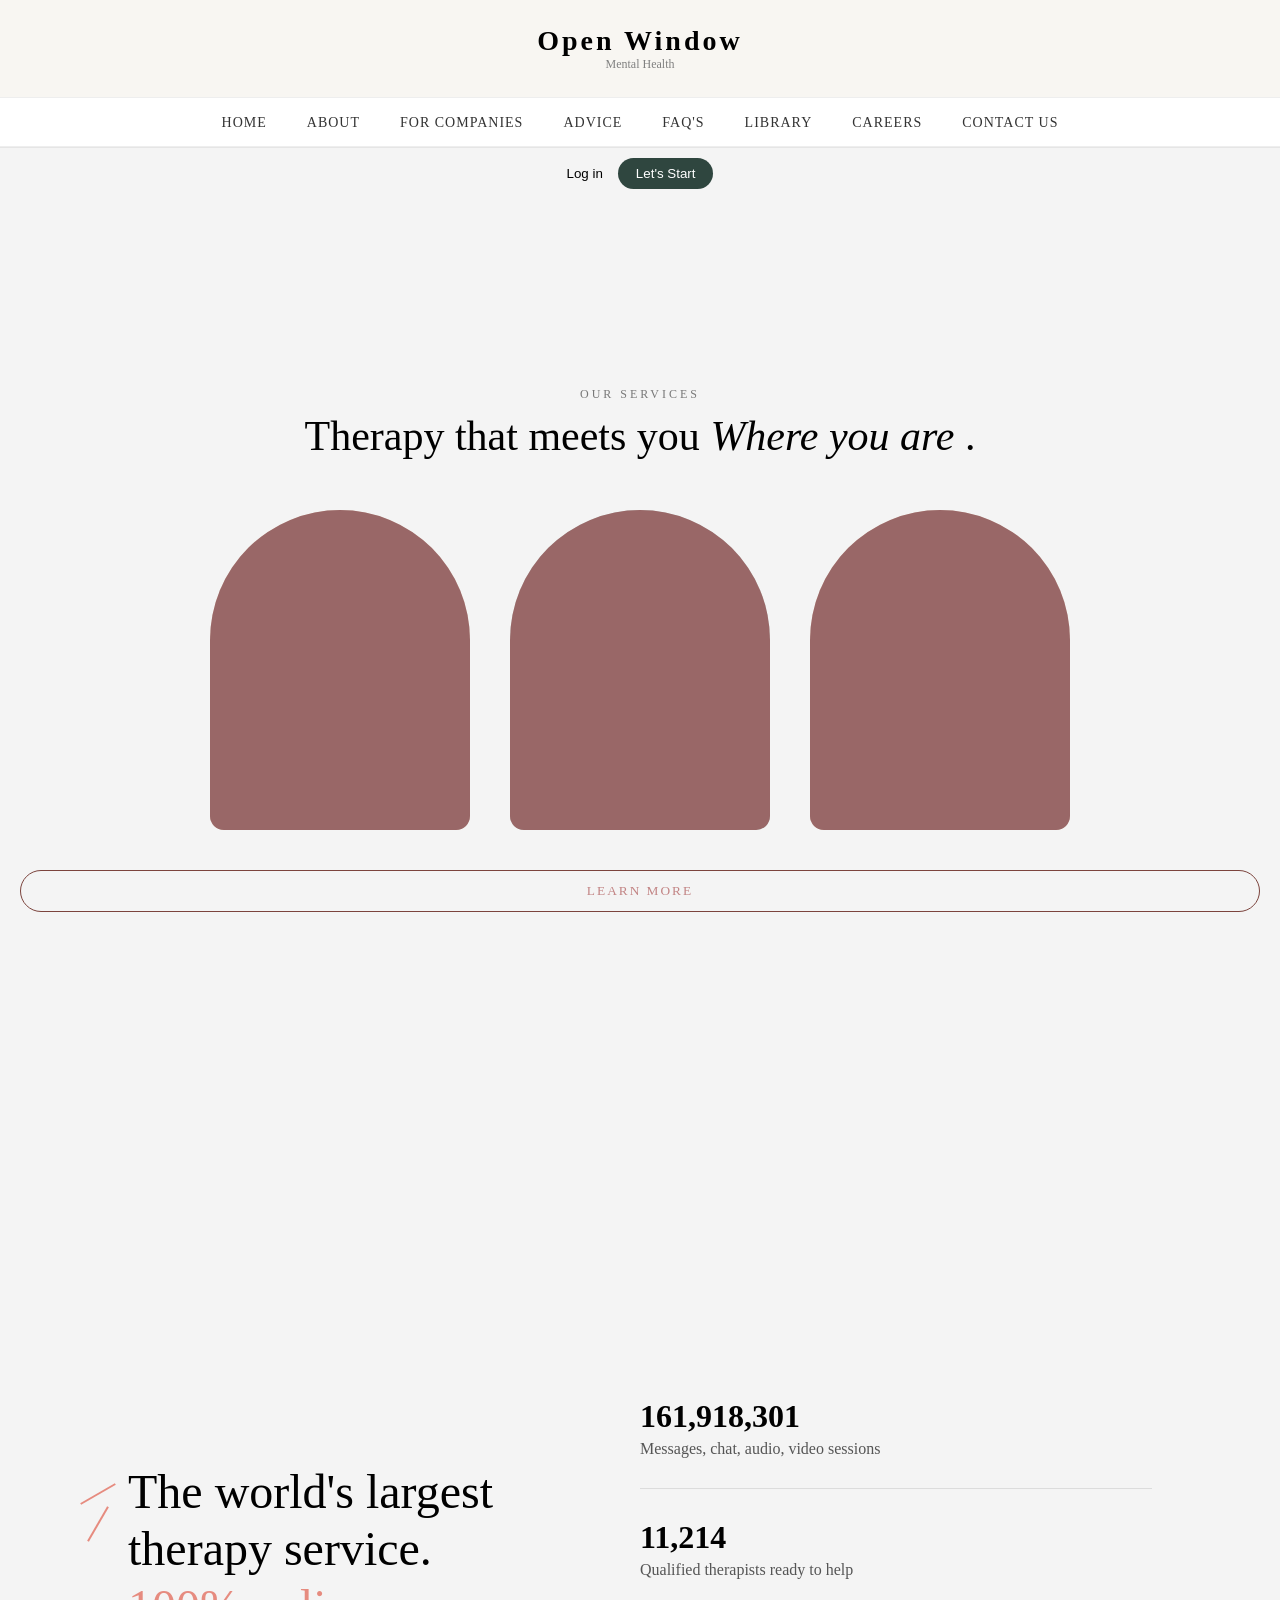
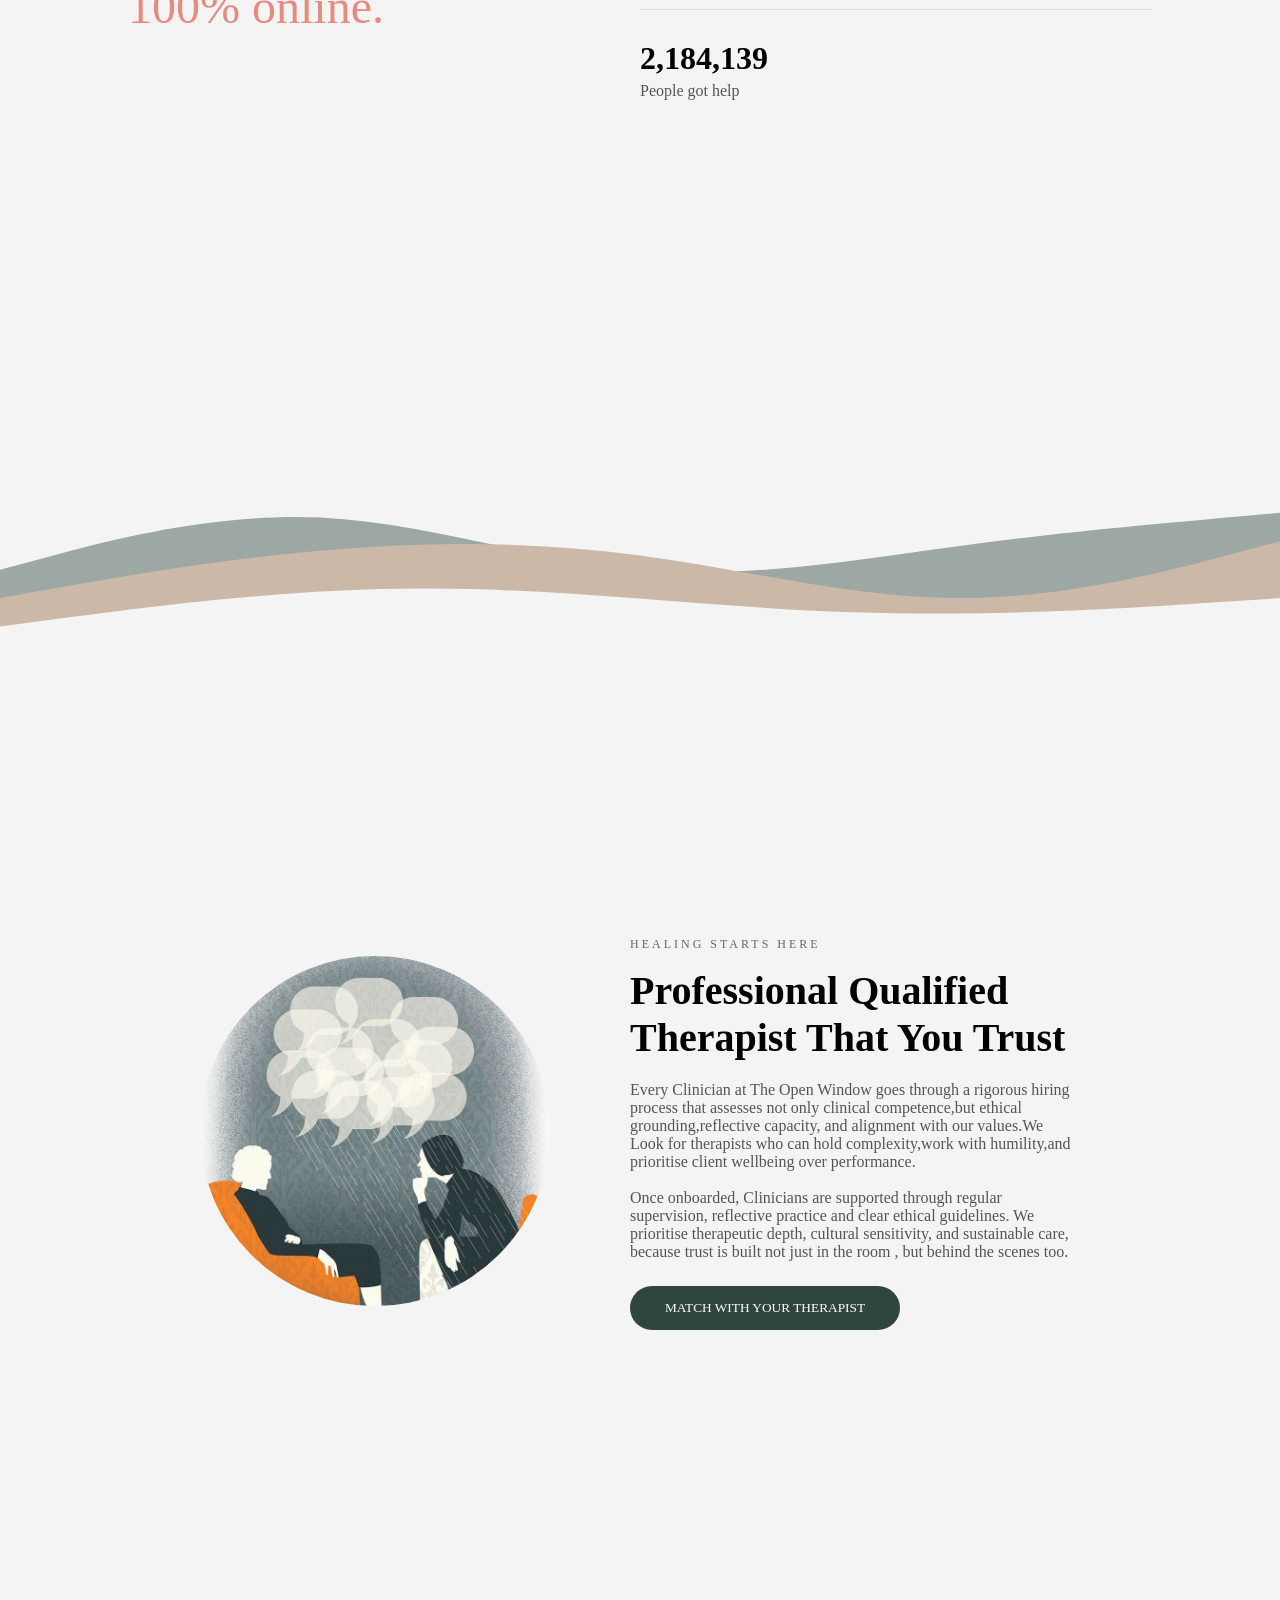
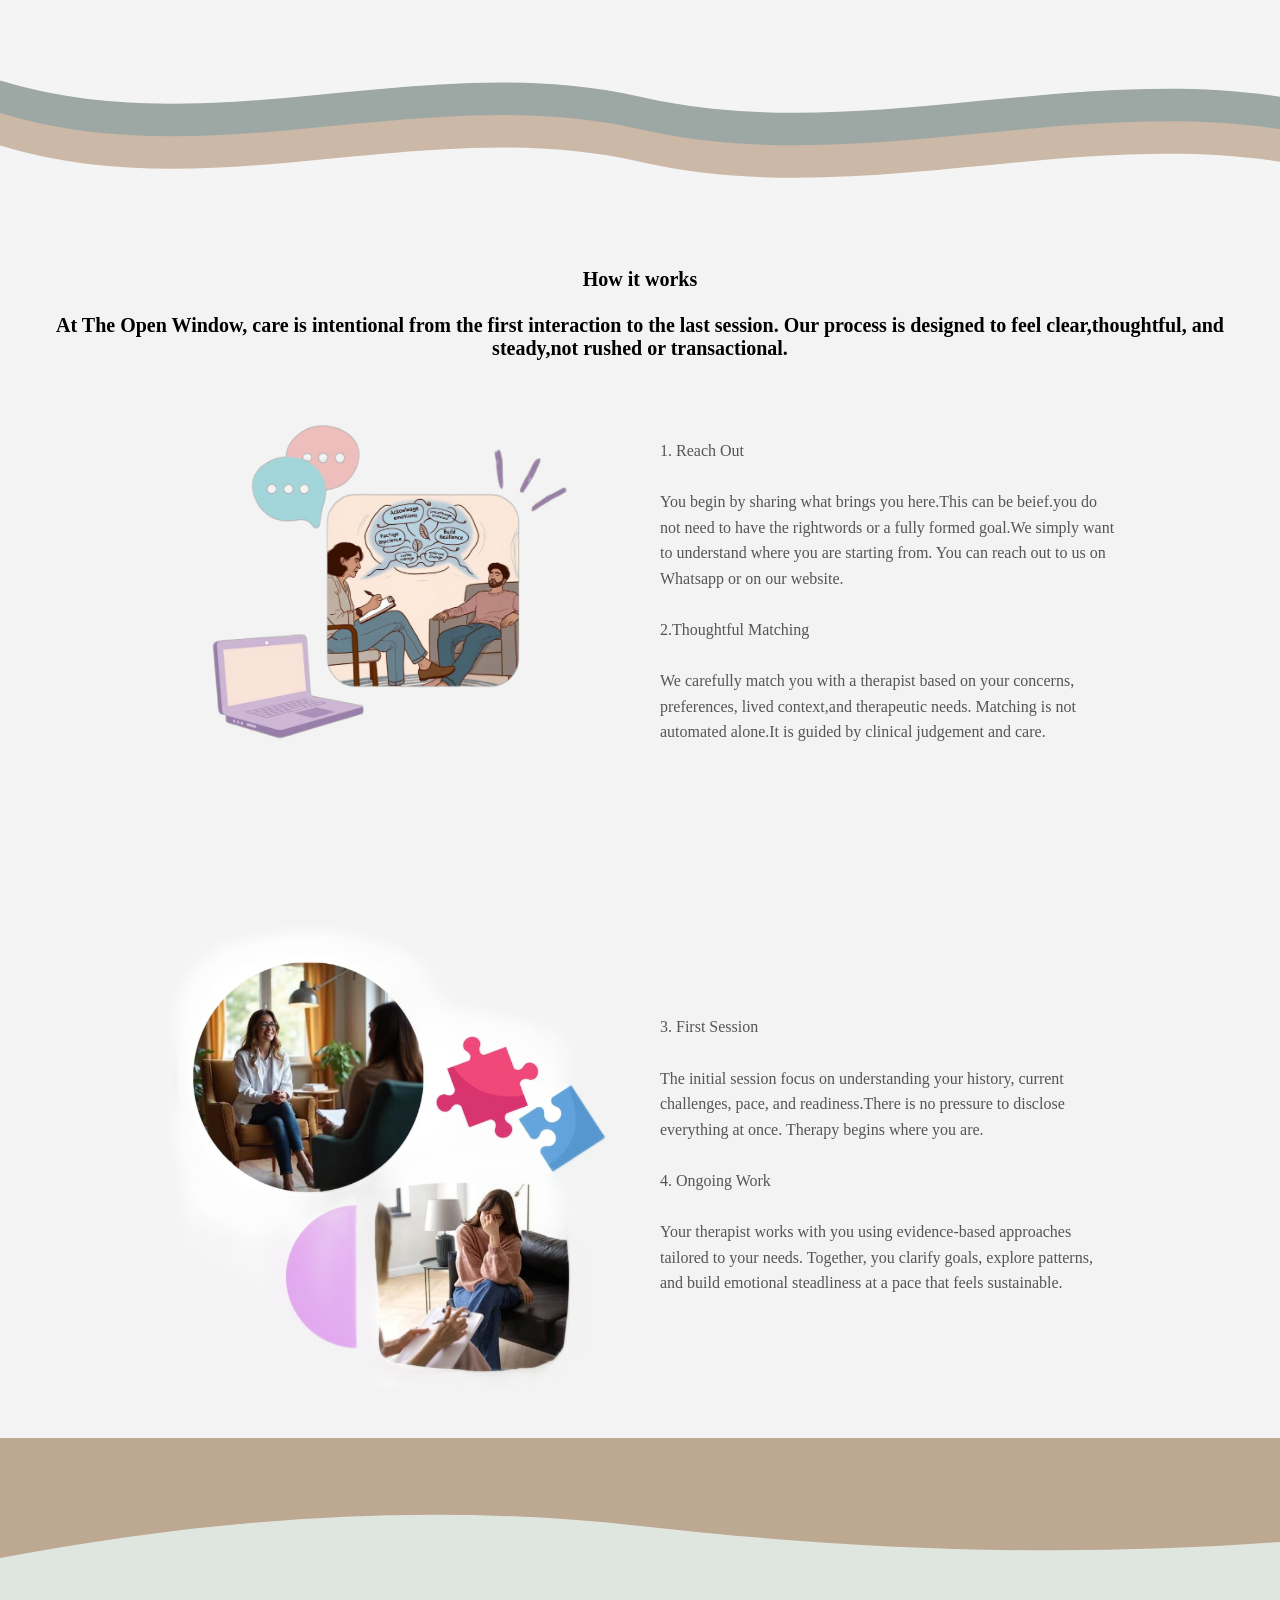
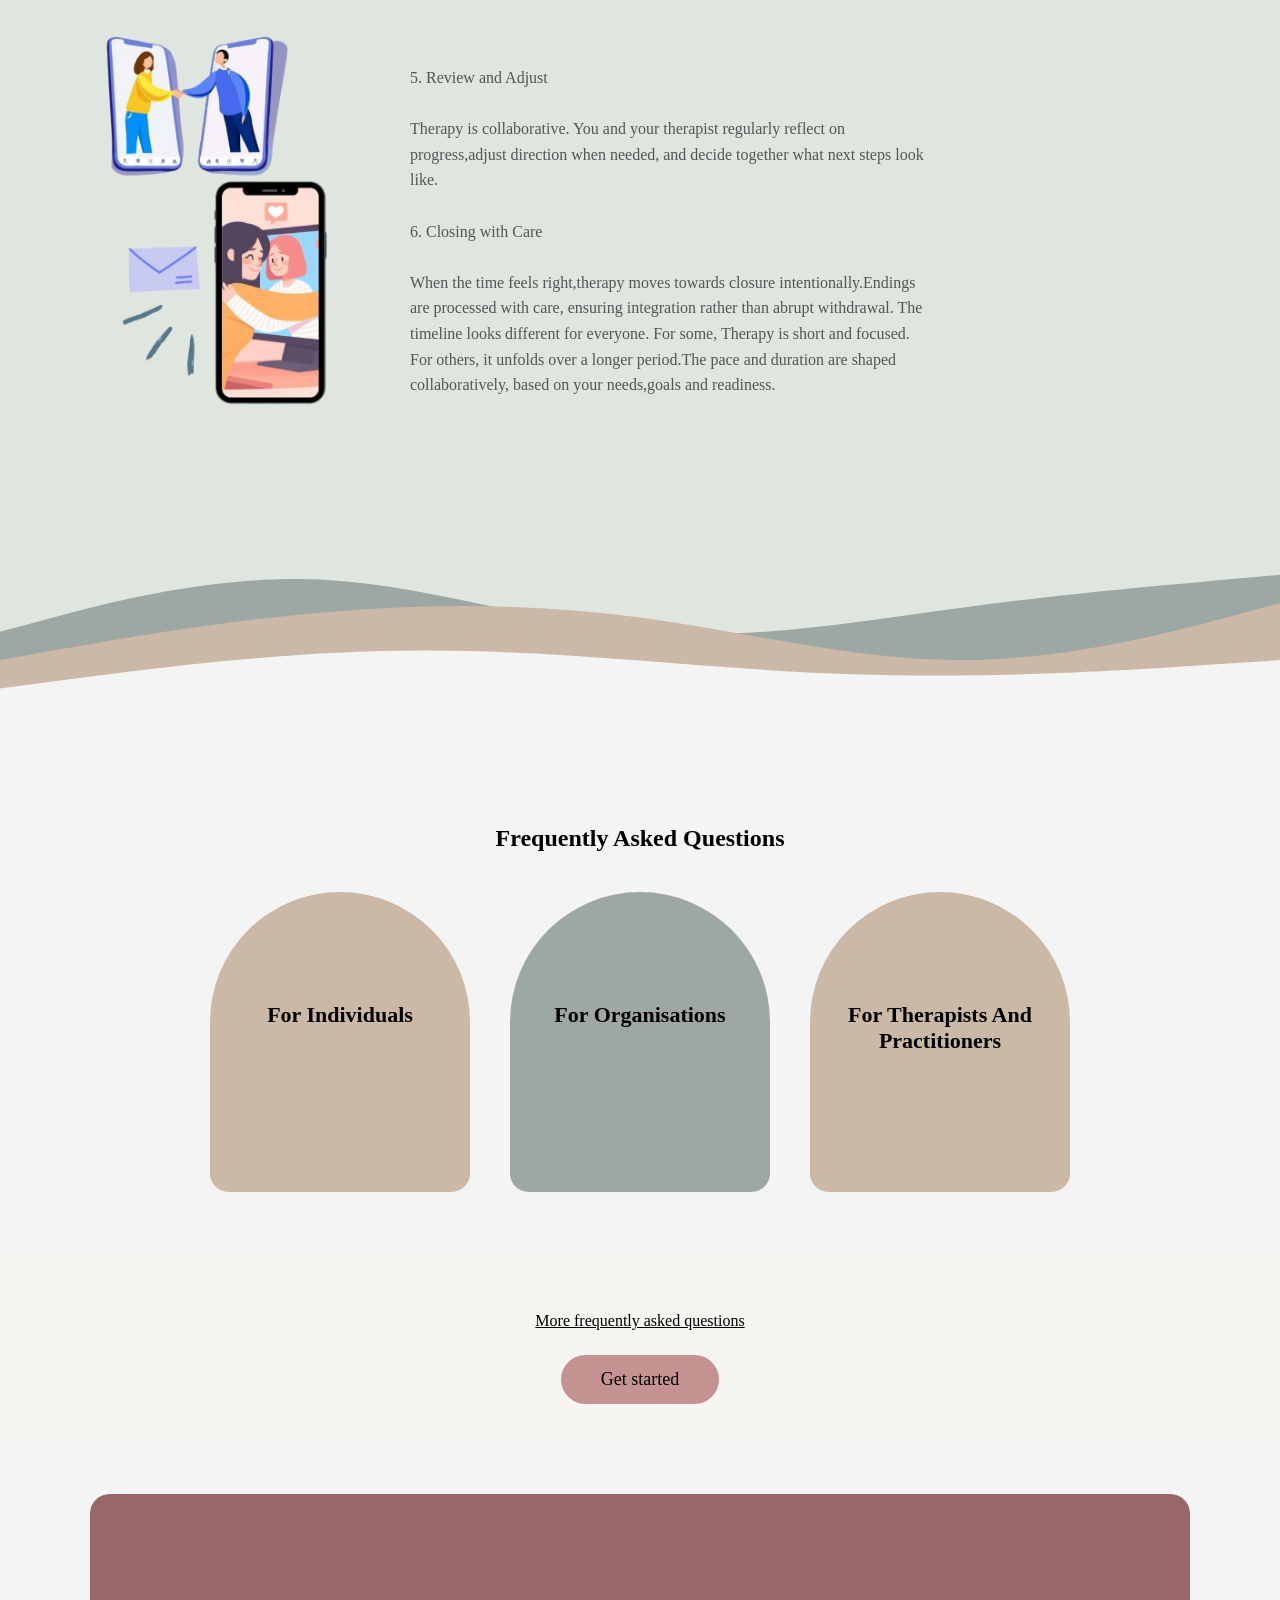
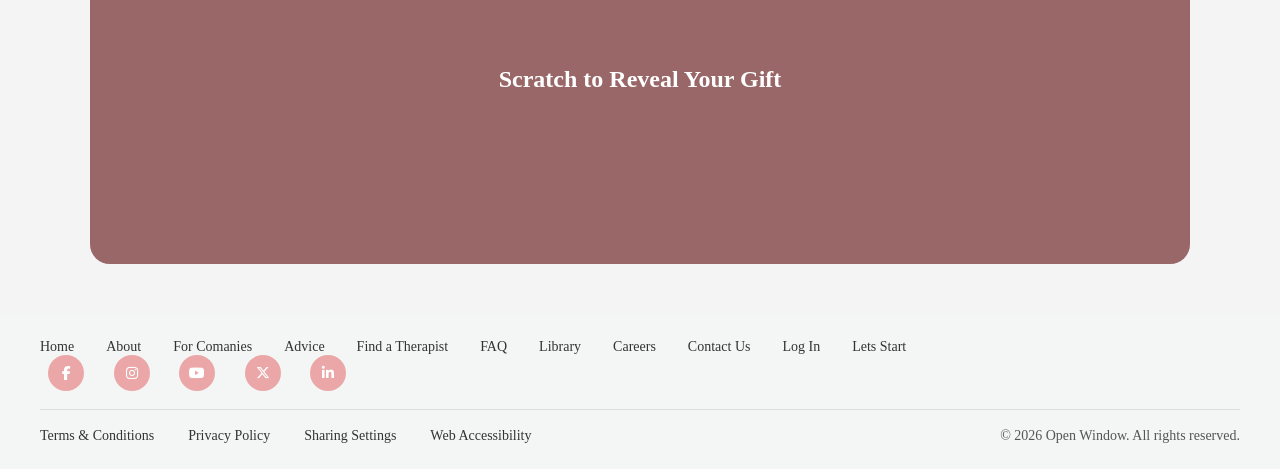
<file: index.html>
<!DOCTYPE html>
<html lang="en">

<head>
  <meta charset="UTF-8">
  <meta name="viewport" content="width=device-width, initial-scale=1.0">
  <title>Healing Hub Navbar</title>
  <link rel="stylesheet" href="style.css">
  <link rel="stylesheet" href="https://cdnjs.cloudflare.com/ajax/libs/font-awesome/6.5.0/css/all.min.css">
</head>

<body>

  <!-- BRAND HEADER -->
  <header class="brand-header">
    <h1 class="brand">Open Window</h1>
    <p class="tagline">Mental Health</p>
  </header>

  <!-- NAVBAR -->
  <nav class="navbar" id="navbar">
    <div class="menu-toggle" id="menu-toggle">&#9776;</div>

    <ul class="nav-links" id="nav-links">
      <li><a href="#">HOME</a></li>
      <li><a href="#">ABOUT</a></li>
      <li><a href="forcompanies.html">FOR COMPANIES</a></li>
      <li><a href="#">ADVICE</a></li>
      <li><a href="#">FAQ'S</a></li>
      <li><a href="#">LIBRARY</a></li>
      <li><a href="#">CAREERS</a></li>
      <li><a href="#">CONTACT US</a></li>
      <!-- <li><a href="#">LOG IN</a></li>
    <li><a href="#">LET'S START</a></li> -->
    </ul>
  </nav>

  <!-- AUTH NAVBAR -->
  <div class="auth-bar">
    <button class="login-btn">Log in</button>
    <button class="start-btn">Let's Start</button>
  </div>

  </header>

  <!-- SERVICES SECTION -->
  <section class="services">
    <p class="subtitle">OUR SERVICES</p>
    <h1 class="title">Therapy that meets you <em> Where you are </em>.</h1>

    <!-- <div class="card-container">

      <div class="service-card peach">
        <div class="icon">
          <!-- 🌿 -->
        <!-- </div>
        <h2>Individual Therapy</h2>
        <p>Lorem ipsum quis dolor sit amet, consectetur.</p>
      </div>

      <div class="service-card sage">
        <div class="icon"> -->
          <!-- 🌱 -->
        <!-- </div>
        <h2>Couples Therapy</h2>
        <p>Lorem ipsum quis dolor sit amet, consectetur.</p>
      </div>

      <div class="service-card peach">
        <div class="icon"> -->
          <!-- 🍃 -->
        <!-- </div>
        <h2>Teens Therapy</h2>
        <p>Lorem ipsum quis dolor sit amet, consectetur.</p>
      </div>

    </div>  -->
    <!--  -->
    <!--  -->

    <div class="card-container">

    <!-- Individual Therapy -->
    <div class="service-card peach">
      <div class="card-door"></div>
      <div class="card-content">
        <h2>Individual Therapy</h2>
        <p></p>
      </div>
      <div class="bird-container">
        <div class="bird">
          <svg viewBox="0 0 64 64">
            <path d="M2 32c16-8 32-8 60-30-4 20-20 32-32 34-12 2-16 2-28-4z"/>
          </svg>
        </div>
      </div>
    </div>

    <!-- Couples Therapy -->
    <div class="service-card sage">
      <div class="card-door"></div>
      <div class="card-content">
        <h2>Couples Therapy</h2>
        <p></p>
      </div>
      <div class="bird-container">
        <div class="bird">
          <svg viewBox="0 0 64 64">
            <path d="M2 32c16-8 32-8 60-30-4 20-20 32-32 34-12 2-16 2-28-4z"/>
          </svg>
        </div>
        <div class="bird">
          <svg viewBox="0 0 64 64">
            <path d="M2 32c16-8 32-8 60-30-4 20-20 32-32 34-12 2-16 2-28-4z"/>
          </svg>
        </div>
      </div>
    </div>

    <!-- Teens Therapy -->
    <div class="service-card peach">
      <div class="card-door"></div>
      <div class="card-content">
        <h2>Teens Therapy</h2>
        <p></p>
      </div>
      <div class="bird-container">
        <div class="bird">
          <svg viewBox="0 0 64 64">
            <path d="M2 32c16-8 32-8 60-30-4 20-20 32-32 34-12 2-16 2-28-4z"/>
          </svg>
        </div>
        <div class="bird">
          <svg viewBox="0 0 64 64">
            <path d="M2 32c16-8 32-8 60-30-4 20-20 32-32 34-12 2-16 2-28-4z"/>
          </svg>
        </div>
        <div class="bird">
          <svg viewBox="0 0 64 64">
            <path d="M2 32c16-8 32-8 60-30-4 20-20 32-32 34-12 2-16 2-28-4z"/>
          </svg>
        </div>
      </div>
    </div>

  </div>




    <button class="learn-btn">LEARN MORE</button>
  </section>

  <!-- INTRO / STATS SECTION -->
  <section class="stats-section">

    <div class="stats-left reveal">
      <div class="decor-lines"></div>
      <h1>
        The world's largest<br>
        therapy service.<br>
        <span>100% online.</span>
      </h1>
    </div>

    <div class="stats-right">

      <div class="stat reveal">
        <h2 class="counter" data-target="462623718">0</h2>
        <p>Messages, chat, audio, video sessions</p>
      </div>
      <div class="line"></div>

      <div class="stat reveal">
        <h2 class="counter" data-target="32041">0</h2>
        <p>Qualified therapists ready to help</p>
      </div>

      <div class="line"></div>

      <div class="stat reveal">
        <h2 class="counter" data-target="6240398">0</h2>
        <p>People got help</p>
      </div>

    </div>
  </section>

  <!-- THERAPIST MERGED WAVE -->
  <div class="therapist-wave-wrapper">
    <svg viewBox="0 0 1440 320" class="therapist-wave">

      <!-- Back Wave -->
      <path fill="#9da7a4"
        d="M0,192L60,176C120,160,240,128,360,133.3C480,139,600,181,720,192C840,203,960,181,1080,165.3C1200,149,1320,139,1380,133.3L1440,128L1440,320L0,320Z">
      </path>

      <!-- Front Wave -->
      <path fill="#cbb8a6"
        d="M0,224L60,213.3C120,203,240,181,360,170.7C480,160,600,160,720,176C840,192,960,224,1080,224C1200,224,1320,192,1380,176L1440,160L1440,320L0,320Z">
      </path>

      <!-- White Wave -->
      <path fill="#F4F4F4"
        d="M0,256L80,245.3C160,235,320,213,480,213.3C640,213,800,235,960,240C1120,245,1280,235,1360,229.3L1440,224L1440,320L0,320Z">
      </path>

    </svg>
  </div>


  <!-- THERAPIST SECTION -->
  <section class="therapist-section">

    <div class="therapist-image reveal">
      <img src="gift.png" alt="Therapist">
    </div>

    <div class="therapist-content reveal">
      <p class="small-title">HEALING STARTS HERE</p>

      <h2>
       Professional Qualified Therapist That You Trust <em></em>
      </h2>

      <p class="desc">
        Every Clinician at The Open Window goes through a rigorous hiring process that assesses not only clinical competence,but ethical grounding,reflective capacity, and alignment with our values.We Look for therapists who can hold complexity,work with humility,and prioritise client wellbeing over performance.
<br></br>
        Once onboarded, Clinicians are supported through regular supervision, reflective practice and clear ethical guidelines. We prioritise therapeutic depth, cultural sensitivity, and sustainable care, because trust is built not just in the room , but behind the scenes too.

      </p>
      <button class="btn">MATCH WITH YOUR THERAPIST</button>
    </div>

  </section>
  <!-- how it works -->
  <!-- ===== WAVE BEFORE SECTION ===== -->
  <!-- HOW SECTION MERGED WAVES -->
  <!-- HOW SECTION WAVES -->
  <div class="how-waves">
    <svg viewBox="0 0 1440 320" preserveAspectRatio="none">

      <!-- MAIN WAVE -->
      <path class="wave-base" d="M0,120C240,200,480,80,720,140C960,200,1200,100,1440,140L1440,320L0,320Z">
      </path>

      <!-- SECOND WAVE -->
      <path class="wave-mid" d="M0,160C240,240,480,120,720,180C960,240,1200,140,1440,180L1440,320L0,320Z">
      </path>

      <!-- TOP WAVE -->
      <path class="wave-top" d="M0,200C240,280,480,160,720,220C960,280,1200,180,1440,220L1440,320L0,320Z">
      </path>

    </svg>
  </div>


  <!-- ===== HOW IT WORKS ===== -->

  <section class="how-section" id="howSection">

    <h2 class="heading">How it works
      <br></br>
      At The Open Window, care is intentional from the first interaction to the last session. Our process is designed to feel clear,thoughtful, and steady,not rushed or transactional.

      
    </h2>
    <!-- <p>
      At The Open Window, care is intentional from the first interaction to the last session. Our process is designed to feel clear,thoughtful, and steady,not rushed or transactional.
    </p> -->

    <div class="how-container">

      <!-- IMAGE -->
      <div class="how-image">
        <img src="WhatsApp Image 2026-02-19 at 1_uuid_f51aee2c-2fe1-44b6-afc3-0eea934e3bc7.png" alt="How it works">
      </div>

      <!-- TEXT -->
      <div class="how-text">
        <!-- <h3> At The Open Window, care is intentional from the first interaction to the last session. Our process is designed to feel clear,thoughtful, and steady,not rushed or transactional.</h3> -->
        <p>
          1. Reach Out
          <br></br>
          You begin by sharing what brings you here.This can be beief.you do not need to have the rightwords or a fully formed goal.We simply want to understand where you are starting from. You can reach out to us on Whatsapp or on our website.
          <br></br>
         2.Thoughtful Matching 
         <br></br>
          We carefully match you with a therapist based on your concerns, preferences, lived context,and therapeutic needs. Matching is not automated alone.It is guided by clinical judgement and care.


        </p>
      </div>

    </div>

  </section>

  <!-- POPUP -->
  <div class="popup" id="popup">
    <div class="popup-box">
      <h3>Welcome</h3>
      <p>You reached this section!</p>
      <button onclick="closePopup()">Close</button>
    </div>
  </div>

  <!-- section 2 -->

  <section class="how-section">

  <h1 class="title">
    <!-- First Sessions -->

  </h1>

  <div class="how-container reveal">

    <!-- IMAGE -->
    <div class="how-image">
      <img src="1st (2).png" alt="therapy">
    </div>

    <!-- TEXT -->
    <div class="how-text">
      <!-- <h3>3.First Session</h3> -->
      <p>
        3. First Session
         <br></br>
        The initial session focus on understanding your history, current challenges, pace, and readiness.There is no pressure to disclose everything at once. Therapy begins where you are.      
        <br></br>
        4. Ongoing Work 
        <br></br>
        Your therapist works with you using evidence-based approaches tailored to your needs. Together, you clarify goals, explore patterns, and build emotional steadliness at a pace that feels sustainable. 
      </p>
    </div>

  </div>

</section>

<section class="wave-section">

  <div class="wave-top">
    <!-- Back wave -->
    <!-- <svg viewBox="0 0 1440 200" preserveAspectRatio="none">
    <path d="M0,0 
             C300,100 600,130 900,100 
             C1200,70 1350,60 1440,90
             L1440,200 L0,200 Z"
          class="wave-front"/>
  </svg>

</div> -->

    <!-- Front wave -->
    <svg viewBox="0 0 1440 200" preserveAspectRatio="none">
      <path d="M0,150 C240,100 480,80 720,110 C960,140 1200,150 1440,130 L1440,0 L0,0 Z"
            class="wave2"></path>
    </svg>
  </div>

</section>


<!-- 3rd how to work -->

<section class="therapy-section">

  <div class="therapy-container reveal">

    <!-- IMAGE -->
    <div class="therapy-image">
      <img src="2nd (1).png" alt="Therapy">
    </div>

    <!-- TEXT -->
    <div class="therapy-text">
      <h2>
        <!-- 5. Review and Adjust -->
      </h2>
      <p>
        5. Review and Adjust
          <br></br>
       Therapy is collaborative. You and your therapist regularly reflect on progress,adjust direction when needed, and decide together what next steps look like.
        <br></br>
        6. Closing with Care 
        <br></br>
        When the time feels right,therapy moves towards closure intentionally.Endings are processed with care, ensuring integration rather than abrupt withdrawal. The timeline looks different for everyone. For some, Therapy is short and focused. For others, it unfolds over a longer period.The pace and duration are shaped collaboratively, based on your needs,goals and readiness. 
      </p>
    </div>

  </div>

</section>


  <!-- faq before waves -->

  <!-- MERGED WAVE -->
  <div class="wave-wrapper">
    <svg viewBox="0 0 1440 320" class="wave">

      <!-- Back Wave -->
      <path fill="#9da7a4"
        d="M0,192L60,176C120,160,240,128,360,133.3C480,139,600,181,720,192C840,203,960,181,1080,165.3C1200,149,1320,139,1380,133.3L1440,128L1440,320L0,320Z">
      </path>

      <!-- Front Wave -->
      <path fill="#cbb8a6"
        d="M0,224L60,213.3C120,203,240,181,360,170.7C480,160,600,160,720,176C840,192,960,224,1080,224C1200,224,1320,192,1380,176L1440,160L1440,320L0,320Z">
      </path>

      <!-- white wave  -->

      <path fill="#F4F4F4" "
      d="
        M0,256L80,245.3C160,235,320,213,480,213.3C640,213,800,235,960,240C1120,245,1280,235,1360,229.3L1440,224L1440,320L0,320Z">
      </path>

    </svg>
  </div>

  <!-- FAQ -->
  <section class="faq-section">
    <h2>Frequently Asked Questions</h2>

    <div class="card-container">
      <div class="faq-card" onclick="openPage('individual.html')">
        <h3>For Individuals</h3>
        <p></p>
      </div>

      <div class="faq-card green" onclick="openPage('organization.html')">
        <h3> For Organisations</h3>
        <p></p>
      </div>

      <div class="faq-card" onclick="openPage('participants.html')">
        <h3> For Therapists And Practitioners</h3>
        <p></p>
      </div>
    </div>
  </section>



  <!-- <p class="faq-subtitle">
    Your frequently asked questions FOR Individuals....
  </p>

  <div class="faq-container">

    <div class="faq-item">
      <button class="faq-question">
        What kind of support do you offer?
        <span>+</span>
      </button>
      <div class="faq-answer">
        <p>This is the answer to the question. You can write details here.</p>
      </div>
    </div>

    <div class="faq-item">
      <button class="faq-question">
        Who are your Therapists and Practitioners?
        <span>+</span>
      </button>
      <div class="faq-answer">
        <p>This is the answer to the question. You can write details here.</p>
      </div>
    </div>

    <div class="faq-item">
      <button class="faq-question">
        How do I know if therapy is right for me?
        <span>+</span>
      </button>
      <div class="faq-answer">
        <p>This is the answer to the question. You can write details here.</p>
      </div>
    </div>

    <div class="faq-item">
      <button class="faq-question">
        What can I expect in my first session?
        <span>+</span>
      </button>
      <div class="faq-answer">
        <p>This is the answer to the question. You can write details here.</p>
      </div>
    </div>

  </div>
</section>

 CTA SECTION -->
  <!-- <section class="cta-section reveal"> -->
  <!-- <a href="#" class="faq-link">More frequently asked questions</a> -->

  <!-- <button class="cta-btn">Get started</button>
</section>

<section class="process-section">
  <h1 class="section-title">Frequently Asked Questions</h1>
  <p class="faq-subtitle">
    Your frequently asked questions FOR Organization.......
  </p>


  <div class="accordion-container">

    <div class="accordion-item">
      <button class="accordion-question">
        How is your EAP different from Standard offerings?
        <span>+</span>
      </button>
      <div class="accordion-answer">
        <p>
          i can write the detailed ans later.
        </p>
      </div>
    </div>

    <div class="accordion-item">
      <button class="accordion-question">
        Do your leadership workshops go beyond awareness sessions?
        <span>+</span>
      </button>
      <div class="accordion-answer">
        <p>
        </p>
   

<  CTA SECTION -->
  <section class="cta-section reveal">
    <a href="#" class="faq-link">More frequently asked questions</a>

    <button class="cta-btn">Get started</button>
  </section>

  <!-- GIFT MEMBERSHIP SECTION -->
  <!-- <section class="gift-section reveal">
    <div class="gift-container">

      <div class="gift-text">
        <h2>
          <span>Sometimes</span> the most meaningful gift is support.
        </h2>

        <p>
          Gift therapy allows you to offer someone professional mental health care with thoughtfulness and  respect.Whether it is for a loved one going through a difficult time,a life transition,or simply needing space to talk,this is a gift rooted in care,not assumptions. 
          <br></br>
          Gift session are confidential, flexible, and guided by the recipient's comfort and consent.
        </p>

        <button class="gift-btn">Gift a membership</button>
      </div>

      <div class="gift-image">
        <img src="gift.jpg" alt="Gift membership">
      </div>

    </div>
  </section> -->

 
<!-- <div class="gift-container">

      <div class="gift-text">
        <h2>
          <span>Sometimes</span> the most meaningful gift is support.
        </h2>

        <p>
          Gift therapy allows you to offer someone professional mental health care with thoughtfulness and  respect.Whether it is for a loved one going through a difficult time,a life transition,or simply needing space to talk,this is a gift rooted in care,not assumptions. 
          <br></br>
          Gift session are confidential, flexible, and guided by the recipient's comfort and consent.
        </p>

        <button class="gift-btn">Gift a membership</button>
      </div>

      <div class="gift-image">
        <img src="gift.jpg" alt="Gift membership">
      </div>

    </div>
  </section> -->


   <section class="gift-section">
    <!-- Scratch overlay -->
    <div class="scratch-overlay">
      <canvas id="giftScratchCanvas"></canvas>
      <div class="scratch-text">Scratch to Reveal Your Gift</div>
    </div>

    <!-- Gift content -->
    <div class="gift-container">
      <div class="gift-text">
        <h2><span>Sometimes</span> the most meaningful gift is support.</h2>
        <p>
          Gift therapy allows you to offer someone professional mental health care with thoughtfulness and respect.
          Gift sessions are confidential, flexible, and guided by the recipient's comfort and consent.
        </p>
        <button class="gift-btn">Gift a membership</button>
      </div>
      <div class="gift-image">
        <img src="handgift.png" alt="Gift membership">
      </div>
    </div>
  </section>

  <!-- Footer -->
  <footer class="footer">
    <div class="footer-top">
      <div class="footer-links">
        <a href="#">Home</a>
        <a href="#">About</a>
        <a href="#">For Comanies</a>
        <a href="#">Advice</a>
        <a href="#">Find a Therapist</a>
        <a href="#">FAQ</a>
        <a href="#">Library</a>
        <a href="#">Careers</a>
        <a href="#">Contact Us</a>
        <a href="#">Log In </a>
        <a href="#">Lets Start</a>
      </div>

      <div class="social-icons">
        <a href="#"><i class="fab fa-facebook-f"></i></a>
        <a href="#"><i class="fab fa-instagram"></i></a>
        <a href="#"><i class="fab fa-youtube"></i></a>
        <a href="#"><i class="fab fa-x-twitter"></i></a>
        <a href="#"><i class="fab fa-linkedin-in"></i></a>
      </div>
    </div>

    <hr>

    <div class="footer-bottom">
      <div class="bottom-links">
        <a href="#">Terms & Conditions</a>
        <a href="#">Privacy Policy</a>
        <a href="#">Sharing Settings</a>
        <a href="#">Web Accessibility</a>
      </div>

      <div class="copyright">
        © 2026 Open Window. All rights reserved.
      </div>
    </div>
  </footer>



  <script src="script.js">

    
  </script>
</body>

</html>
</file>
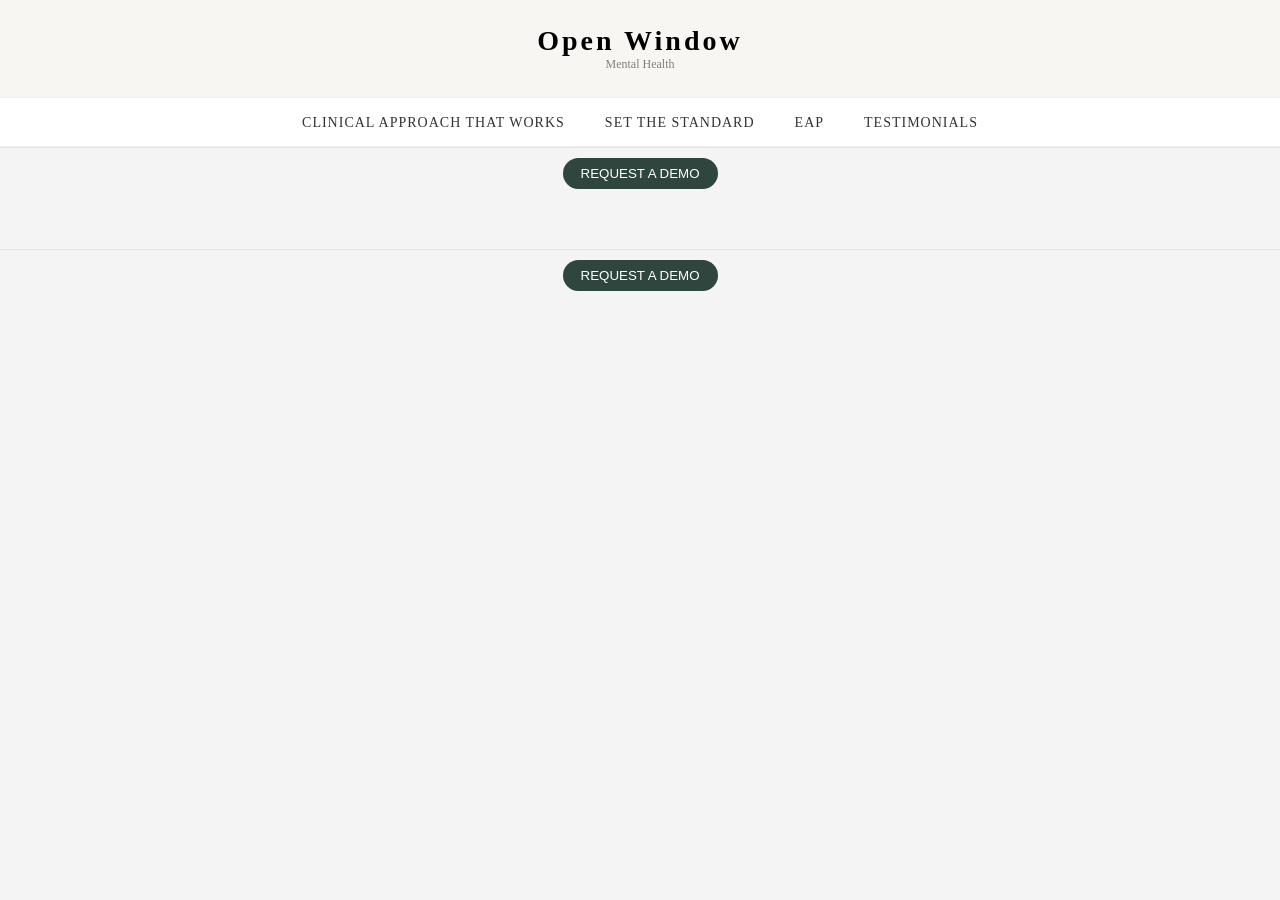
<file: clinicalapp.html>
<!DOCTYPE html>
<html lang="en">

<head>
    <meta charset="UTF-8">
    <meta name="viewport" content="width=device-width, initial-scale=1.0">
    <title>Healing Hub Navbar</title>
    <link rel="stylesheet" href="style.css">
    <link rel="stylesheet" href="https://cdnjs.cloudflare.com/ajax/libs/font-awesome/6.5.0/css/all.min.css">
</head>

<body>

    <!-- BRAND HEADER -->
    <header class="brand-header">
        <h1 class="brand">Open Window</h1>
        <p class="tagline">Mental Health</p>
    </header>

    <!-- NAVBAR -->
    <nav class="navbar" id="navbar">
        <div class="menu-toggle" id="menu-toggle">&#9776;</div>

        <ul class="nav-links" id="nav-links">
            <li><a href="clinicalapp.html">CLINICAL APPROACH THAT WORKS</a></li>
            <li><a href="setthestandard.html">SET THE STANDARD</a></li>
            <!-- <li><a href="#">FOR COMPANIES</a></li> -->
            <li><a href="eap.html">EAP</a></li>
            <li><a href="#">TESTIMONIALS</a></li>

            </ul>
    </nav>

    
<div class="auth-bar">

        <button class="start-btn">REQUEST A DEMO</button>
    </div>

     <!-- <section class="services">
        <p class="subtitle">
          Evidence based and ethically led
            <br></br>
            Our approach is grounded in proven clinical frameworks, ethical practice, and real-world applicability.
             <br></br>
           Structured, outcome oriented suppor
             <br></br>
           We design interventions that are compassionate and effective, with clear goals and measurable impact.
            <br></br>
           Tailored to organisational context
             <br></br>
           All services are delivered by trained mental health professionals and adapted to each organisation’s culture, industry, and workforce needs.
             <br></br> 
            Focused on sustainable wellbeing
<br></br>
             We move beyond one-off initiatives to address stress, burnout, anxiety, emotional regulation, and workplace challenges with depth and cultural sensitivity.
        </p> -->
        <h1 class="title"> <em>  </em></h1>

         <div class="auth-bar">

        <button class="start-btn">REQUEST A DEMO</button>
    </div>
</file>
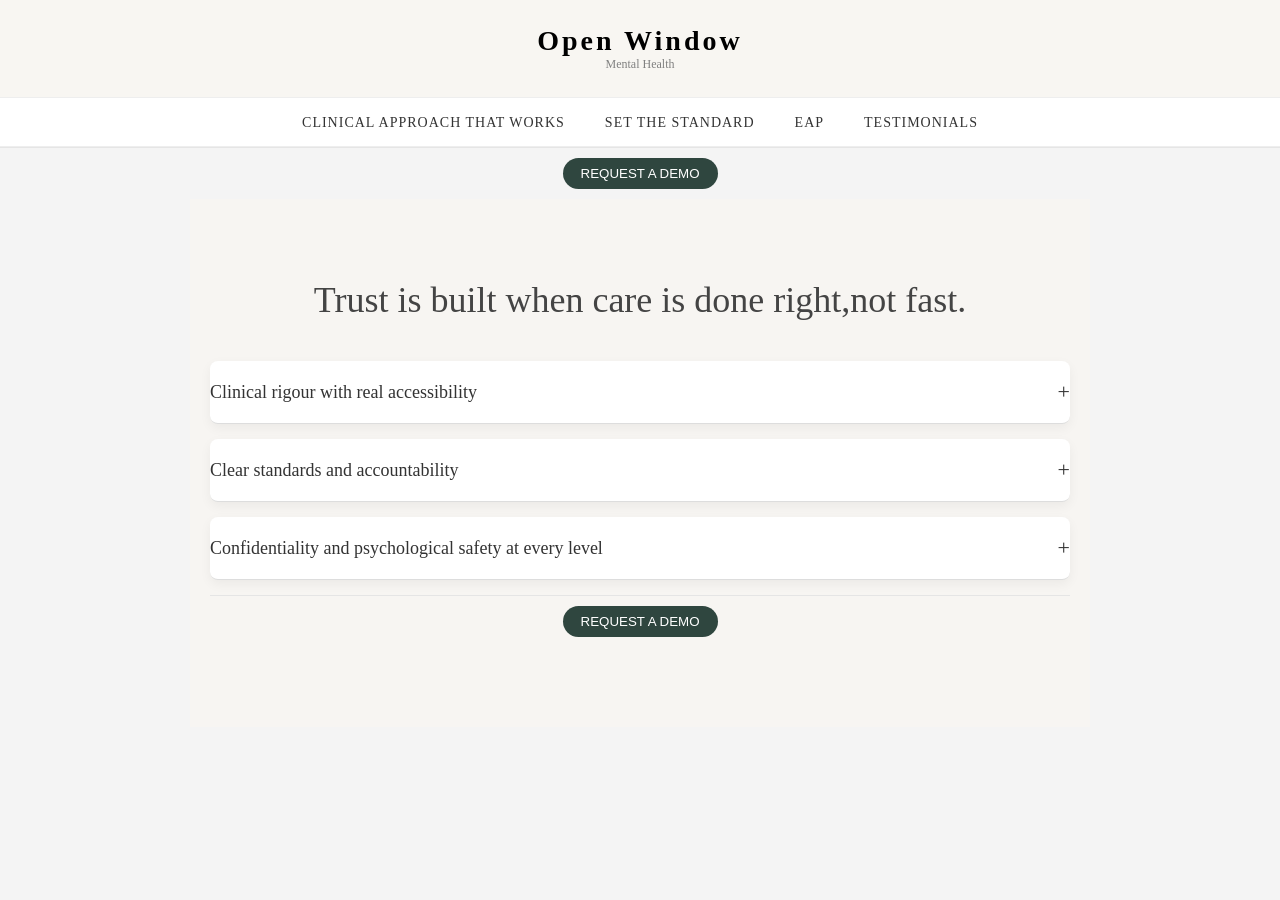
<file: eap.html>
<!DOCTYPE html>
<html lang="en">

<head>
    <meta charset="UTF-8">
    <meta name="viewport" content="width=device-width, initial-scale=1.0">
    <title>Healing Hub Navbar</title>
    <link rel="stylesheet" href="style.css">
    <link rel="stylesheet" href="https://cdnjs.cloudflare.com/ajax/libs/font-awesome/6.5.0/css/all.min.css">
    
    <style>
        /* ===== BODY BACKGROUND ===== */
        /* body {
            margin: 0;
            font-family: Arial, Helvetica, sans-serif;
            background: linear-gradient(to bottom, #f4efe6, #e6d8c5);
        } */

        /* ===== WAVE ===== */
        /* .wave svg {
    display: block;
    width: 100%;
    height: 150px;
} */

        /* ===== SECTION ===== */
        .process-section {
            /* max-width: 900px;
            margin: -80px auto 80px;
            background: #ffffff;
            padding: 50px;
            border-radius: 10px;
            box-shadow: 0 15px 40px rgba(0, 0, 0, 0.08); */
        }

        /* ===== TITLE ===== */
        .section-title {
            text-align: center;
            font-size: 36px;
            font-weight: 500;
            color: #444;
            margin-bottom: 10px;
        }

        .faq-subtitle {
            text-align: center;
            color: #777;
            margin-bottom: 40px;
        }

        /* ===== ACCORDION ===== */
        .accordion-item {
            border-bottom: 1px solid #ddd;
        }

        .accordion-question {
            width: 100%;
            padding: 18px 0;
            background: none;
            border: none;
            font-size: 18px;
            text-align: left;
            cursor: pointer;
            display: flex;
            justify-content: space-between;
            align-items: center;
            color: #333;
        }

        .accordion-question span {
            font-size: 22px;
            transition: transform 0.3s ease;
        }

        .accordion-question.active span {
            transform: rotate(45deg);
            /* + becomes × */
        }

        .accordion-answer {
            max-height: 0;
            overflow: hidden;
            transition: max-height 0.4s ease;
            color: #666;
            font-size: 16px;
        }

        .accordion-answer p {
            padding: 10px 0 20px;
            margin: 0;
        }
    </style>
</head>

<body>

    <!-- BRAND HEADER -->
    <header class="brand-header">
        <h1 class="brand">Open Window</h1>
        <p class="tagline">Mental Health</p>
    </header>

    <!-- NAVBAR -->
    <nav class="navbar" id="navbar">
        <div class="menu-toggle" id="menu-toggle">&#9776;</div>

        <ul class="nav-links" id="nav-links">
            <li><a href="clinicalapp.html">CLINICAL APPROACH THAT WORKS</a></li>
            <li><a href="setthestandard.html">SET THE STANDARD</a></li>
            <!-- <li><a href="#">FOR COMPANIES</a></li> -->
            <li><a href="eap.html">EAP</a></li>
            <li><a href="#">TESTIMONIALS</a></li>

            <!-- <li><a href="#">LOG IN</a></li>
    <li><a href="#">LET'S START</a></li> -->
        </ul>
    </nav>

    <!-- AUTH NAVBAR -->
    <div class="auth-bar">

        <button class="start-btn">REQUEST A DEMO</button>
    </div>

     <section class="process-section">
        <h1 class="section-title">Trust is built when care is done right,not fast.</h1>
        <p class="faq-subtitle">
        
        </p>

        <div class="accordion-container">

            <div class="accordion-item">
                <button class="accordion-question">
                    Clinical rigour with real accessibility
                    <span>+</span>
                </button>
                <div class="accordion-answer">
                    <p>
                       We combine robust clinical frameworks with ease of access, without compromising care or ethics.
                    </p>
                </div>
            </div>

            <div class="accordion-item">
                <button class="accordion-question">
                    Clear standards and accountability
                    <span>+</span>
                </button>
                <div class="accordion-answer">
                    <p>
                        Our work is guided by defined protocols, ethical practice, ongoing supervision, and measurable impact.
                    </p>
                </div>
            </div>
            <div class="accordion-item">
                <button class="accordion-question">
                    Confidentiality and psychological safety at every level
                    <span>+</span>
                </button>

                <div class="accordion-answer">
                    <p>
                        From leadership alignment to employee access, we prioritise trust, quality, and care across the entire organisation.
                    </p>
                </div>
            </div>

    <!-- <section class="services">
        <p class="subtitle">
            See how The Open Window partners with organisations to deliver ethical, clinically led
            workplace mental health support.
            <br></br>
            Request a personalised demo to explore our Employee Assistance Programs, leadership training, and workplace
             <br></br>
            interventions, and understand how our approach integrates seamlessly into your organisation’s culture while
             <br></br>
            protecting confidentiality and psychological safety.</p>
        <h1 class="title"> <em>  </em></h1> -->

         <div class="auth-bar">

        <button class="start-btn">REQUEST A DEMO</button>
    </div>
        </header>

         <script>
        document.addEventListener("DOMContentLoaded", function () {

            const questions = document.querySelectorAll(".accordion-question");

            questions.forEach(question => {
                question.addEventListener("click", function () {

                    const answer = this.nextElementSibling;

                    this.classList.toggle("active");

                    if (answer.style.maxHeight) {
                        answer.style.maxHeight = null;
                    } else {
                        answer.style.maxHeight = answer.scrollHeight + "px";
                    }

                });
            });

        });
    </script>

</body>

</html>
</file>
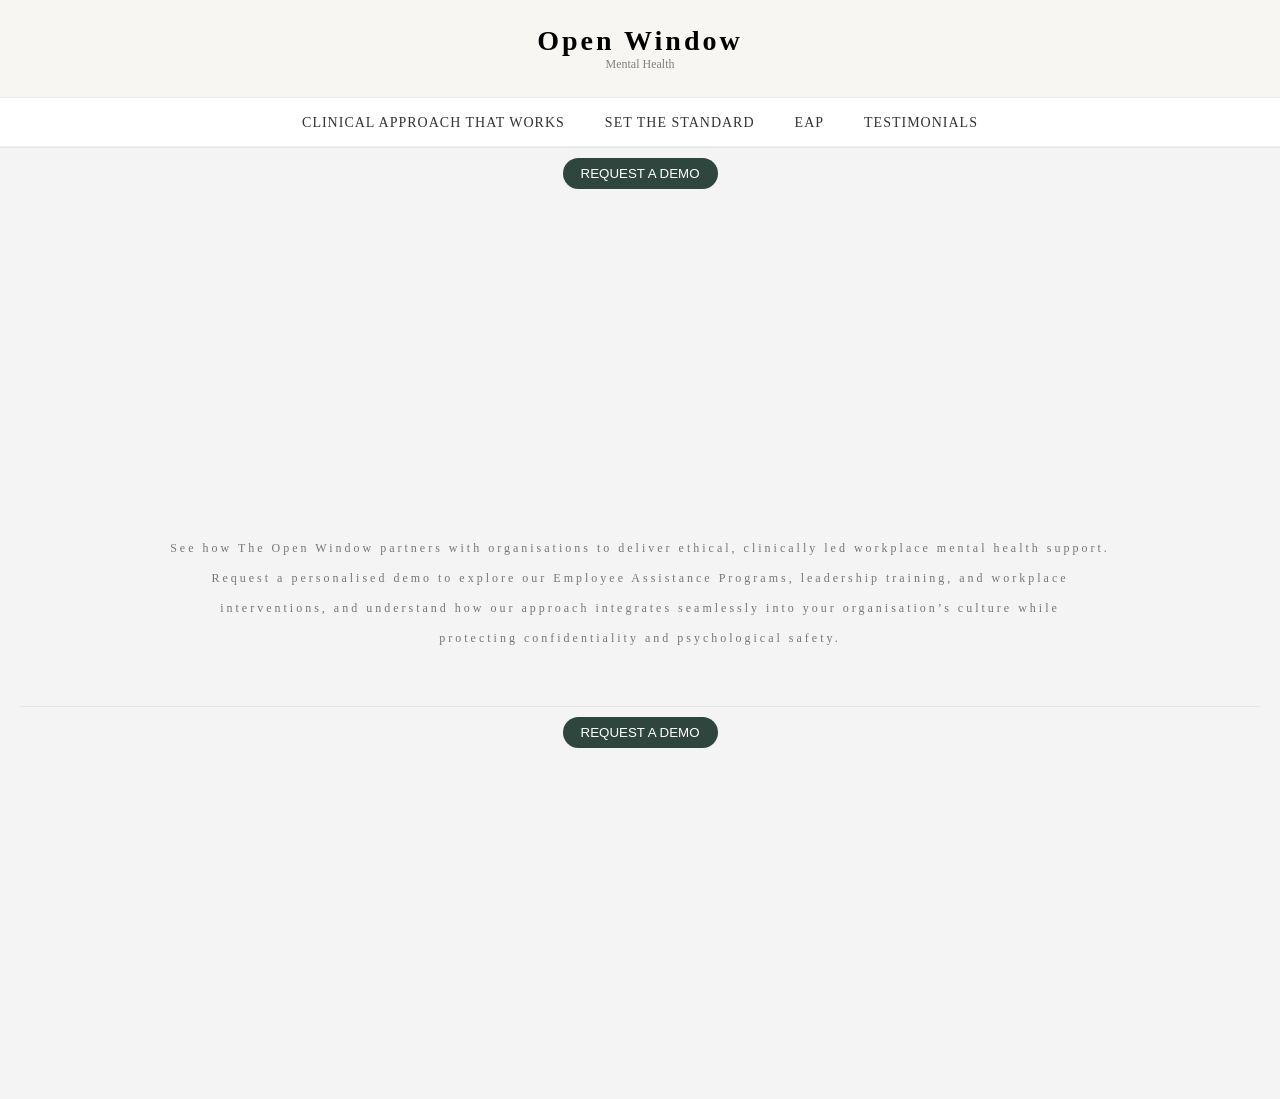
<file: forcompanies.html>
<!DOCTYPE html>
<html lang="en">

<head>
    <meta charset="UTF-8">
    <meta name="viewport" content="width=device-width, initial-scale=1.0">
    <title>Healing Hub Navbar</title>
    <link rel="stylesheet" href="style.css">
    <link rel="stylesheet" href="https://cdnjs.cloudflare.com/ajax/libs/font-awesome/6.5.0/css/all.min.css">
</head>

<body>

    <!-- BRAND HEADER -->
    <header class="brand-header">
        <h1 class="brand">Open Window</h1>
        <p class="tagline">Mental Health</p>
    </header>

    <!-- NAVBAR -->
    <nav class="navbar" id="navbar">
        <div class="menu-toggle" id="menu-toggle">&#9776;</div>

        <ul class="nav-links" id="nav-links">
            <li><a href="clinicalapp.html">CLINICAL APPROACH THAT WORKS</a></li>
            <li><a href="setthestandard.html">SET THE STANDARD</a></li>
            <!-- <li><a href="#">FOR COMPANIES</a></li> -->
            <li><a href="eap.html">EAP</a></li>
            <li><a href="#">TESTIMONIALS</a></li>

            <!-- <li><a href="#">LOG IN</a></li>
    <li><a href="#">LET'S START</a></li> -->
        </ul>
    </nav>

    <!-- AUTH NAVBAR -->
    <div class="auth-bar">

        <button class="start-btn">REQUEST A DEMO</button>
    </div>
    <section class="services">
        <p class="subtitle">
            See how The Open Window partners with organisations to deliver ethical, clinically led
            workplace mental health support.
            <br></br>
            Request a personalised demo to explore our Employee Assistance Programs, leadership training, and workplace
             <br></br>
            interventions, and understand how our approach integrates seamlessly into your organisation’s culture while
             <br></br>
            protecting confidentiality and psychological safety.</p>
        <h1 class="title"> <em>  </em></h1>

         <div class="auth-bar">

        <button class="start-btn">REQUEST A DEMO</button>
    </div>
        </header>
</file>
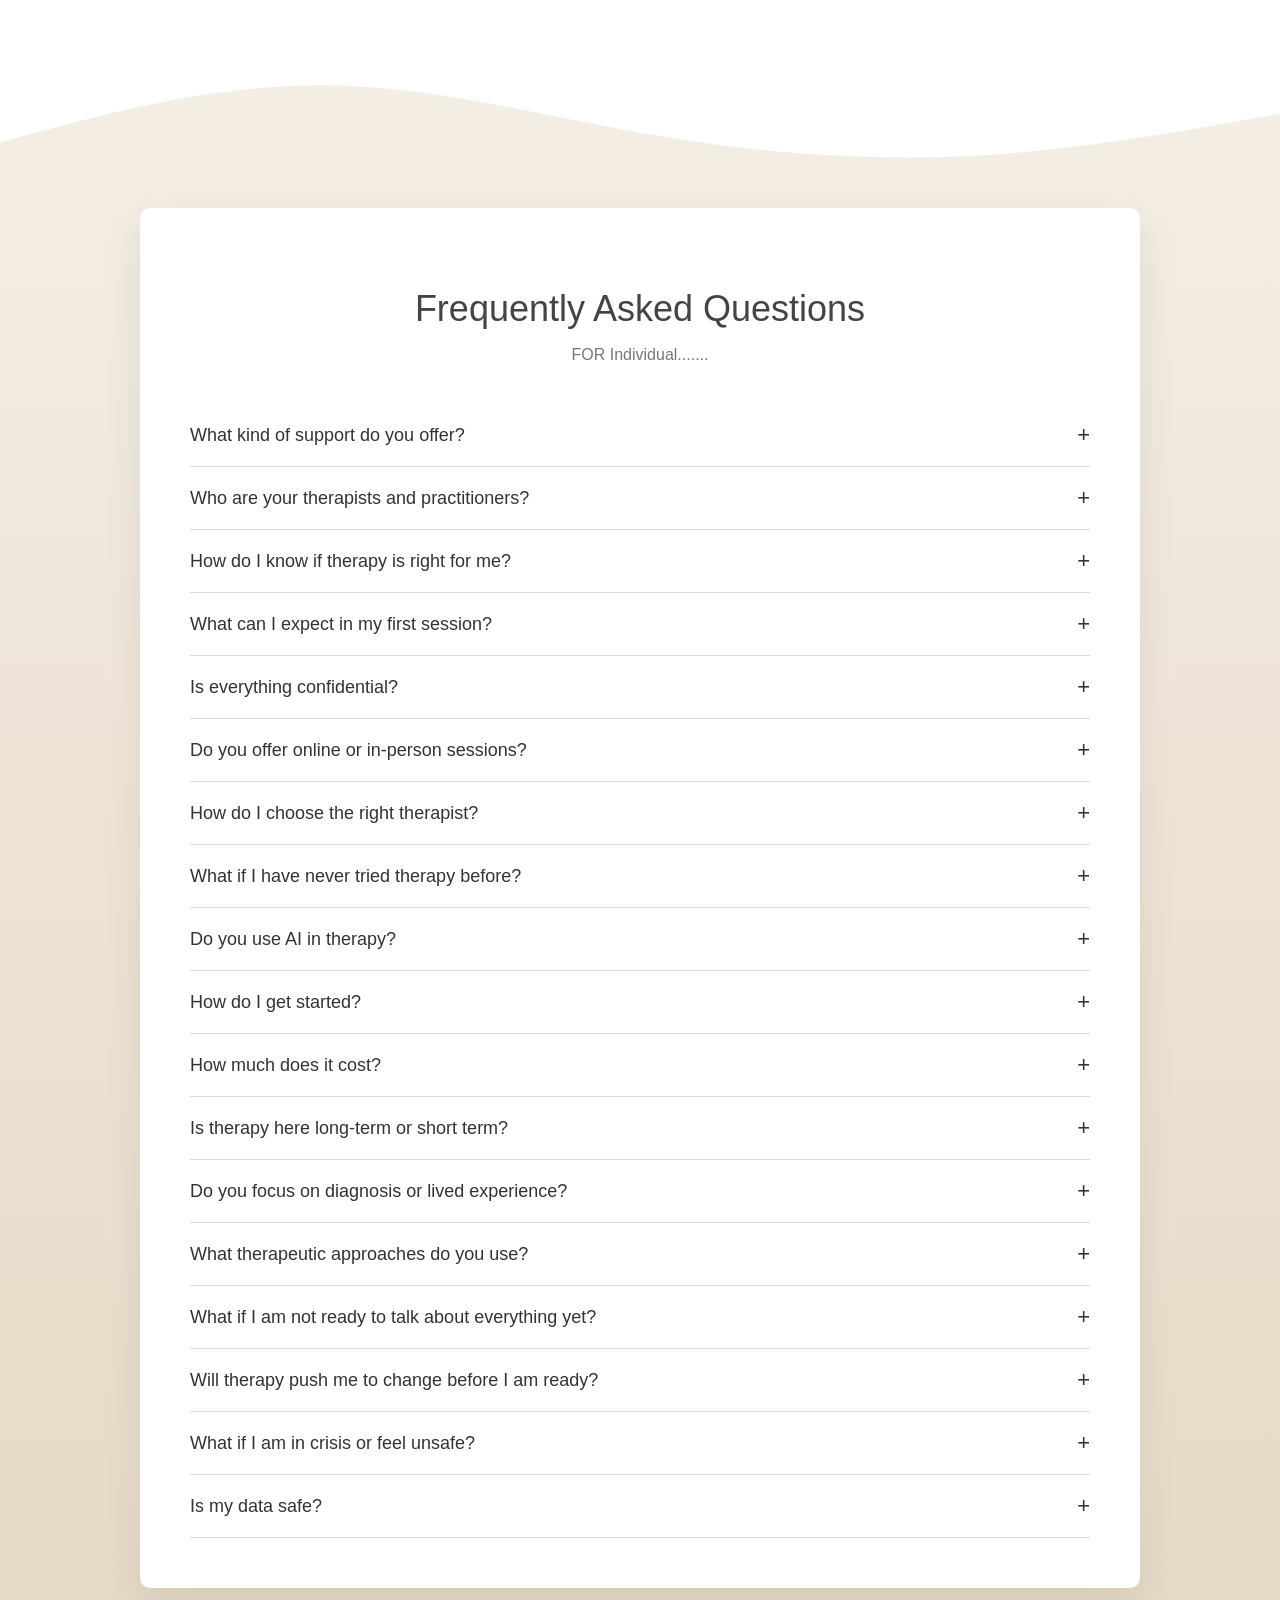
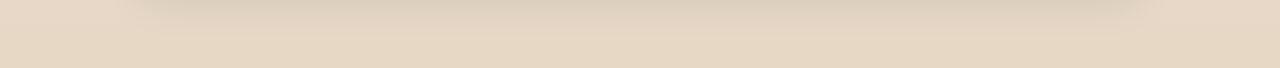
<file: individual.html>
<!DOCTYPE html>
<html lang="en">

<head>
    <meta charset="UTF-8">
    <title>FAQ Section</title>
    <meta name="viewport" content="width=device-width, initial-scale=1.0">

    <style>
        /* ===== BODY BACKGROUND ===== */
        body {
            margin: 0;
            font-family: Arial, Helvetica, sans-serif;
            background: linear-gradient(to bottom, #f4efe6, #e6d8c5);
        }

        /* ===== WAVE ===== */
        /* .wave svg {
    display: block;
    width: 100%;
    height: 150px;
} */

        /* ===== SECTION ===== */
        .process-section {
            max-width: 900px;
            margin: -80px auto 80px;
            background: #ffffff;
            padding: 50px;
            border-radius: 10px;
            box-shadow: 0 15px 40px rgba(0, 0, 0, 0.08);
        }

        /* ===== TITLE ===== */
        .section-title {
            text-align: center;
            font-size: 36px;
            font-weight: 500;
            color: #444;
            margin-bottom: 10px;
        }

        .faq-subtitle {
            text-align: center;
            color: #777;
            margin-bottom: 40px;
        }

        /* ===== ACCORDION ===== */
        .accordion-item {
            border-bottom: 1px solid #ddd;
        }

        .accordion-question {
            width: 100%;
            padding: 18px 0;
            background: none;
            border: none;
            font-size: 18px;
            text-align: left;
            cursor: pointer;
            display: flex;
            justify-content: space-between;
            align-items: center;
            color: #333;
        }

        .accordion-question span {
            font-size: 22px;
            transition: transform 0.3s ease;
        }

        .accordion-question.active span {
            transform: rotate(45deg);
            /* + becomes × */
        }

        .accordion-answer {
            max-height: 0;
            overflow: hidden;
            transition: max-height 0.4s ease;
            color: #666;
            font-size: 16px;
        }

        .accordion-answer p {
            padding: 10px 0 20px;
            margin: 0;
        }
    </style>

</head>

<body>

    <!-- ===== WAVE ===== -->
    <div class="wave">
        <svg viewBox="0 0 1440 320">
            <path fill="#ffffff" fill-opacity="1"
                d="M0,160L60,144C120,128,240,96,360,96C480,96,600,128,720,149.3C840,171,960,181,1080,176C1200,171,1320,149,1380,138.7L1440,128L1440,0L0,0Z">
            </path>
        </svg>
    </div>

    <!-- ===== FAQ SECTION ===== -->
    <section class="process-section">
        <h1 class="section-title">Frequently Asked Questions</h1>
        <p class="faq-subtitle">
            FOR Individual.......
        </p>

        <div class="accordion-container">

            <div class="accordion-item">
                <button class="accordion-question">
                    What kind of support do you offer?
                    <span>+</span>
                </button>
                <div class="accordion-answer">
                    <p>
                        We offer professional mental health support through therapy, counselling, and wellbeing
                        services. Our work is grounded in evidence based practices and delivered by trained, ethical
                        mental health professionals.
                    </p>
                </div>
            </div>

            <div class="accordion-item">
                <button class="accordion-question">
                    Who are your therapists and practitioners?
                    <span>+</span>
                </button>
                <div class="accordion-answer">
                    <p>
                        All our practitioners are qualified, trained, and vetted mental health professionals. We
                        prioritise ethical practice, continuous learning, and supervision to ensure high standards of
                        care.
                    </p>
                </div>
            </div>
            <div class="accordion-item">
                <button class="accordion-question">
                    How do I know if therapy is right for me?
                    <span>+</span>
                </button>

                <div class="accordion-answer">
                    <p>
                        You do not need to be in crisis to seek therapy. If you are feeling overwhelmed, stuck,
                        emotionally exhausted, or simply curious about understanding yourself better, therapy can help.
                        You are welcome exactly where you are.
                    </p>
                </div>
            </div>
            <div class="accordion-item">
                <button class="accordion-question">
                    What can I expect in my first session?
                    <span>+</span>
                </button>
                <div class="accordion-answer">
                    <p>
                        Your first session is a space to share what brings you here at your own pace. There is no
                        pressure to have everything figured out. The therapist will focus on understanding you, your
                        context, and what support might be most helpful.
                    </p>
                </div>
            </div>
            <div class="accordion-item">
                <button class="accordion-question">
                    Is everything confidential?
                    <span>+</span>
                </button>
                <div class="accordion-answer">
                    <p>
                        Yes. Confidentiality is central to our work. All sessions and personal information are handled
                        with care and in line with ethical and legal guidelines. Any limits to confidentiality will
                        always be explained clearly.
                    </p>
                </div>
            </div>
            <div class="accordion-item">
                <button class="accordion-question">
                    Do you offer online or in-person sessions?
                    <span>+</span>
                </button>
                <div class="accordion-answer">
                    <p>
                        We currently offer both online and offline (Bangalore) sessions to make care more accessible.
                        Details about formats, availability, and future offerings will be shared on our website.
                    </p>
                </div>
            </div>
            <div class="accordion-item">
                <button class="accordion-question">
                    How do I choose the right therapist?
                    <span>+</span>
                </button>
                <div class="accordion-answer">
                    <p>
                        We help match you with a therapist based on your needs, preferences, and goals. If at any point
                        the fit does not feel right, we encourage open conversation and will support you in finding a
                        better match.
                    </p>
                </div>
            </div>
            <div class="accordion-item">
                <button class="accordion-question">
                    What if I have never tried therapy before?
                    <span>+</span>
                </button>
                <div class="accordion-answer">
                    <p>
                        That is completely okay. Many people start therapy feeling unsure or nervous. Our role is to
                        make the process feel safe, respectful, and non-intimidating.
                    </p>
                </div>
            </div>

            <div class="accordion-item">
                <button class="accordion-question">
                    Do you use AI in therapy?
                    <span>+</span>
                </button>
                <div class="accordion-answer">
                    <p>
                        Technology may support certain non-clinical aspects of our work, but therapy itself is always
                        human-led. We do not use AI to replace therapists or make clinical decisions.
                    </p>
                </div>
            </div>
            <div class="accordion-item">
                <button class="accordion-question">
                    How do I get started?
                    <span>+</span>
                </button>
                <div class="accordion-answer">
                    <p>
                        You can begin by reaching out through our website or on whatsapp. From there, we will guide you
                        through the next steps and help you find the support that feels right for you.
                    </p>
                </div>
            </div>
            <div class="accordion-item">
                <button class="accordion-question">
                    How much does it cost?
                    <span>+</span>
                </button>
                <div class="accordion-answer">
                    <p>
                        ...
                    </p>
                </div>
            </div>
            <div class="accordion-item">
                <button class="accordion-question">
                    Is therapy here long-term or short term?
                    <span>+</span>
                </button>
                <div class="accordion-answer">
                    <p>
                        ...
                    </p>
                </div>
            </div>
            <div class="accordion-item">
                <button class="accordion-question">
                    Do you focus on diagnosis or lived experience?
                    <span>+</span>
                </button>
                <div class="accordion-answer">
                    <p>
                        .......
                    </p>
                </div>
            </div>
            <div class="accordion-item">
                <button class="accordion-question">
                    What therapeutic approaches do you use?
                    <span>+</span>
                </button>
                <div class="accordion-answer">
                    <p>
                        ...
                    </p>
                </div>
            </div>
            <div class="accordion-item">
                <button class="accordion-question">
                    What if I am not ready to talk about everything yet?
                    <span>+</span>
                </button>
                <div class="accordion-answer">
                    <p>
                        ....
                    </p>
                </div>
            </div>
            <div class="accordion-item">
                <button class="accordion-question">
                    Will therapy push me to change before I am ready?
                    <span>+</span>
                </button>
                <div class="accordion-answer">
                    <p>
                        ........
                    </p>
                </div>
            </div>
            <div class="accordion-item">
                <button class="accordion-question">
                    What if I am in crisis or feel unsafe?
                    <span>+</span>
                </button>
                <div class="accordion-answer">
                    <p>
                        ......
                    </p>
                </div>
            </div>
            <div class="accordion-item">
                <button class="accordion-question">
                    Is my data safe?
                    <span>+</span>
                </button>
                <div class="accordion-answer">
                    <p>
                        ......
                    </p>
                </div>
            </div>

        </div>
    </section>

    <!-- ===== JAVASCRIPT ===== -->
    <script>
        document.addEventListener("DOMContentLoaded", function () {

            const questions = document.querySelectorAll(".accordion-question");

            questions.forEach(question => {
                question.addEventListener("click", function () {

                    const answer = this.nextElementSibling;

                    this.classList.toggle("active");

                    if (answer.style.maxHeight) {
                        answer.style.maxHeight = null;
                    } else {
                        answer.style.maxHeight = answer.scrollHeight + "px";
                    }

                });
            });

        });
    </script>

</body>

</html>
</file>
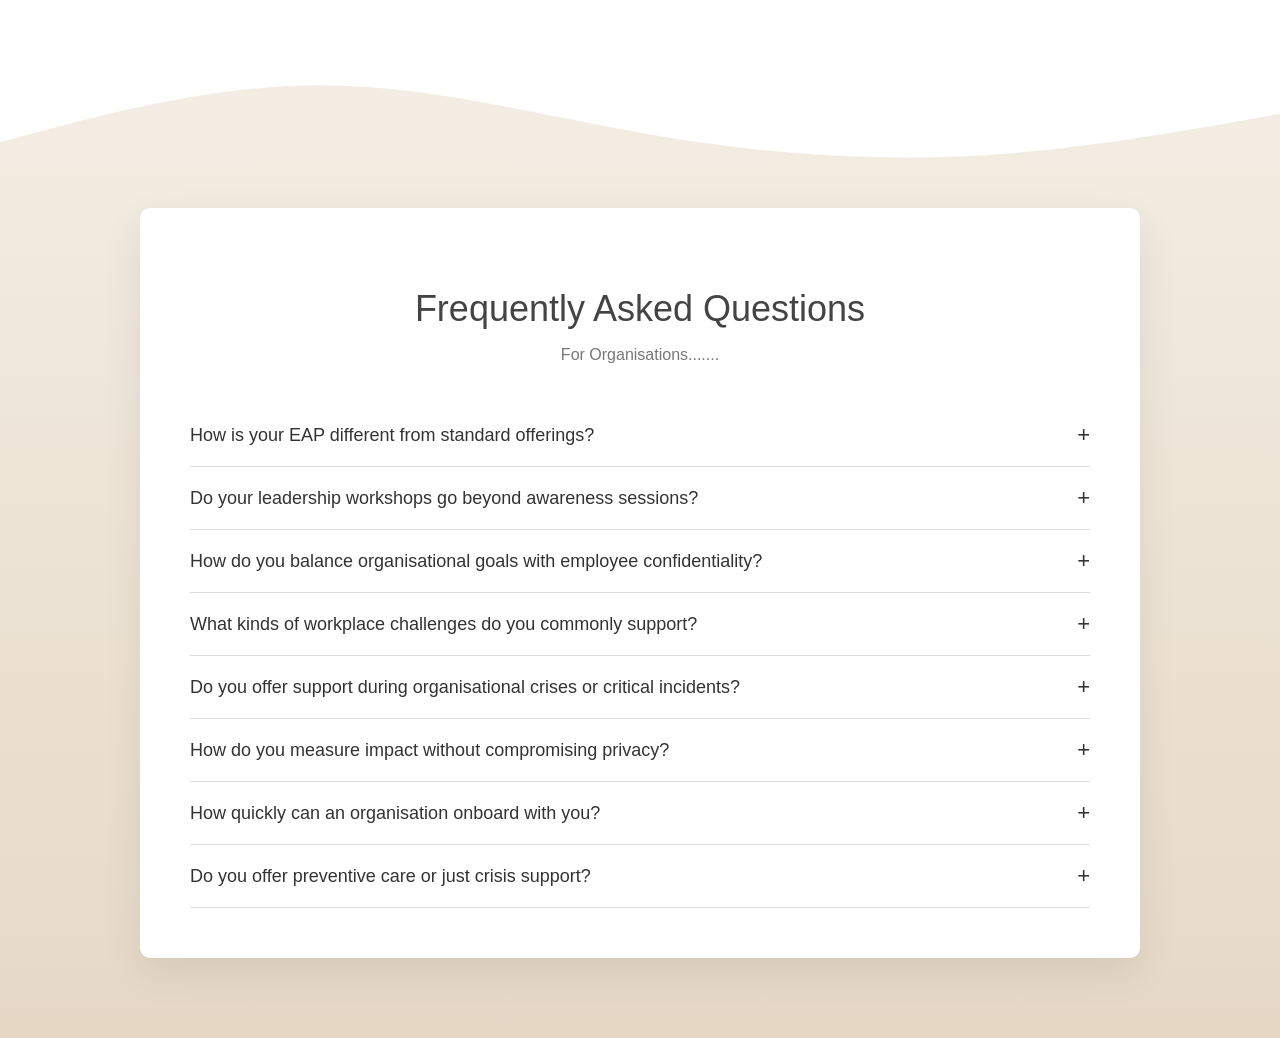
<file: organization.html>
<!DOCTYPE html>
<html lang="en">

<head>
    <meta charset="UTF-8">
    <title>FAQ Section</title>
    <meta name="viewport" content="width=device-width, initial-scale=1.0">

    <style>
        /* ===== BODY BACKGROUND ===== */
        body {
            margin: 0;
            font-family: Arial, Helvetica, sans-serif;
            background: linear-gradient(to bottom, #f4efe6, #e6d8c5);
        }

        /* ===== WAVE ===== */
        /* .wave svg {
    display: block;
    width: 100%;
    height: 150px;
} */

        /* ===== SECTION ===== */
        .process-section {
            max-width: 900px;
            margin: -80px auto 80px;
            background: #ffffff;
            padding: 50px;
            border-radius: 10px;
            box-shadow: 0 15px 40px rgba(0, 0, 0, 0.08);
        }

        /* ===== TITLE ===== */
        .section-title {
            text-align: center;
            font-size: 36px;
            font-weight: 500;
            color: #444;
            margin-bottom: 10px;
        }

        .faq-subtitle {
            text-align: center;
            color: #777;
            margin-bottom: 40px;
        }

        /* ===== ACCORDION ===== */
        .accordion-item {
            border-bottom: 1px solid #ddd;
        }

        .accordion-question {
            width: 100%;
            padding: 18px 0;
            background: none;
            border: none;
            font-size: 18px;
            text-align: left;
            cursor: pointer;
            display: flex;
            justify-content: space-between;
            align-items: center;
            color: #333;
        }

        .accordion-question span {
            font-size: 22px;
            transition: transform 0.3s ease;
        }

        .accordion-question.active span {
            transform: rotate(45deg);
            /* + becomes × */
        }

        .accordion-answer {
            max-height: 0;
            overflow: hidden;
            transition: max-height 0.4s ease;
            color: #666;
            font-size: 16px;
        }

        .accordion-answer p {
            padding: 10px 0 20px;
            margin: 0;
        }
    </style>

</head>

<body>

    <!-- ===== WAVE ===== -->
    <div class="wave">
        <svg viewBox="0 0 1440 320">
            <path fill="#ffffff" fill-opacity="1"
                d="M0,160L60,144C120,128,240,96,360,96C480,96,600,128,720,149.3C840,171,960,181,1080,176C1200,171,1320,149,1380,138.7L1440,128L1440,0L0,0Z">
            </path>
        </svg>
    </div>

    <!-- ===== FAQ SECTION ===== -->
    <section class="process-section">
        <h1 class="section-title">Frequently Asked Questions</h1>
        <p class="faq-subtitle">
            For Organisations.......
        </p>

        <div class="accordion-container">

            <div class="accordion-item">
                <button class="accordion-question">
                    How is your EAP different from standard offerings?
                    <span>+</span>
                </button>
                <div class="accordion-answer">
                    <p>
                        Our EAP services are clinically led, confidential, and thoughtfully designed. We prioritise
                        quality of care, therapist wellbeing, and meaningful engagement over volume-based models.

                    </p>
                </div>
            </div>

            <div class="accordion-item">
                <button class="accordion-question">
                    Do your leadership workshops go beyond awareness sessions?

                    <span>+</span>
                </button>
                <div class="accordion-answer">
                    <p>
                        Yes. Our trainings focus on skill-building, reflective capacity, and real workplace application,
                        not just mental health literacy.
                    </p>
                </div>
            </div>
            <div class="accordion-item">
                <button class="accordion-question">
                    How do you balance organisational goals with employee confidentiality?

                    <span>+</span>
                </button>

                <div class="accordion-answer">
                    <p>
                        Employee confidentiality is never compromised. We provide organisations with aggregated insights
                        where appropriate, without sharing individual-level information.

                    </p>
                </div>
            </div>
            <div class="accordion-item">
                <button class="accordion-question">
                    What kinds of workplace challenges do you commonly support?

                    <span>+</span>
                </button>
                <div class="accordion-answer">
                    <p>
                        We work with stress, burnout, anxiety, interpersonal conflict, leadership strain, change
                        fatigue, grief, and role-related distress, always within a clinical framework rather than
                        generic coaching.


                    </p>
                </div>
            </div>
            <div class="accordion-item">
                <button class="accordion-question">
                    Do you offer support during organisational crises or critical incidents?
                    <span>+</span>
                </button>
                <div class="accordion-answer">
                    <p>
                        Yes. We provide crisis response support, stabilisation sessions, and follow-up care after
                        critical incidents, restructuring, or periods of high organisational stress.
                    </p>
                </div>
            </div>
            <div class="accordion-item">
                <button class="accordion-question">
                    How do you measure impact without compromising privacy?
                    <span>+</span>
                </button>
                <div class="accordion-answer">
                    <p>
                        We focus on qualitative outcomes, utilisation trends, and aggregated feedback rather than
                        individual-level tracking. Impact is assessed ethically and responsibly.

                    </p>
                </div>
            </div>
            <div class="accordion-item">
                <button class="accordion-question">
                    How quickly can an organisation onboard with you?
                    <span>+</span>
                </button>
                <div class="accordion-answer">
                    <p>
                        Onboarding timelines depend on scale and customisation, but we prioritise clarity, ethical
                        setup, and smooth rollout over speed alone.
                    </p>
                </div>
            </div>
            <div class="accordion-item">
                <button class="accordion-question">
                    Do you offer preventive care or just crisis support?
                    <span>+</span>
                </button>
                <div class="accordion-answer">
                    <p>
                        Yes. Our model emphasises early intervention, reflective support, and sustainable wellbeing, not
                        only crisis response.
                    </p>
                </div>
            </div>

        </div>
    </section>

    <!-- ===== JAVASCRIPT ===== -->
    <script>
        document.addEventListener("DOMContentLoaded", function () {

            const questions = document.querySelectorAll(".accordion-question");

            questions.forEach(question => {
                question.addEventListener("click", function () {

                    const answer = this.nextElementSibling;

                    this.classList.toggle("active");

                    if (answer.style.maxHeight) {
                        answer.style.maxHeight = null;
                    } else {
                        answer.style.maxHeight = answer.scrollHeight + "px";
                    }

                });
            });

        });
    </script>

</body>

</html>
</file>
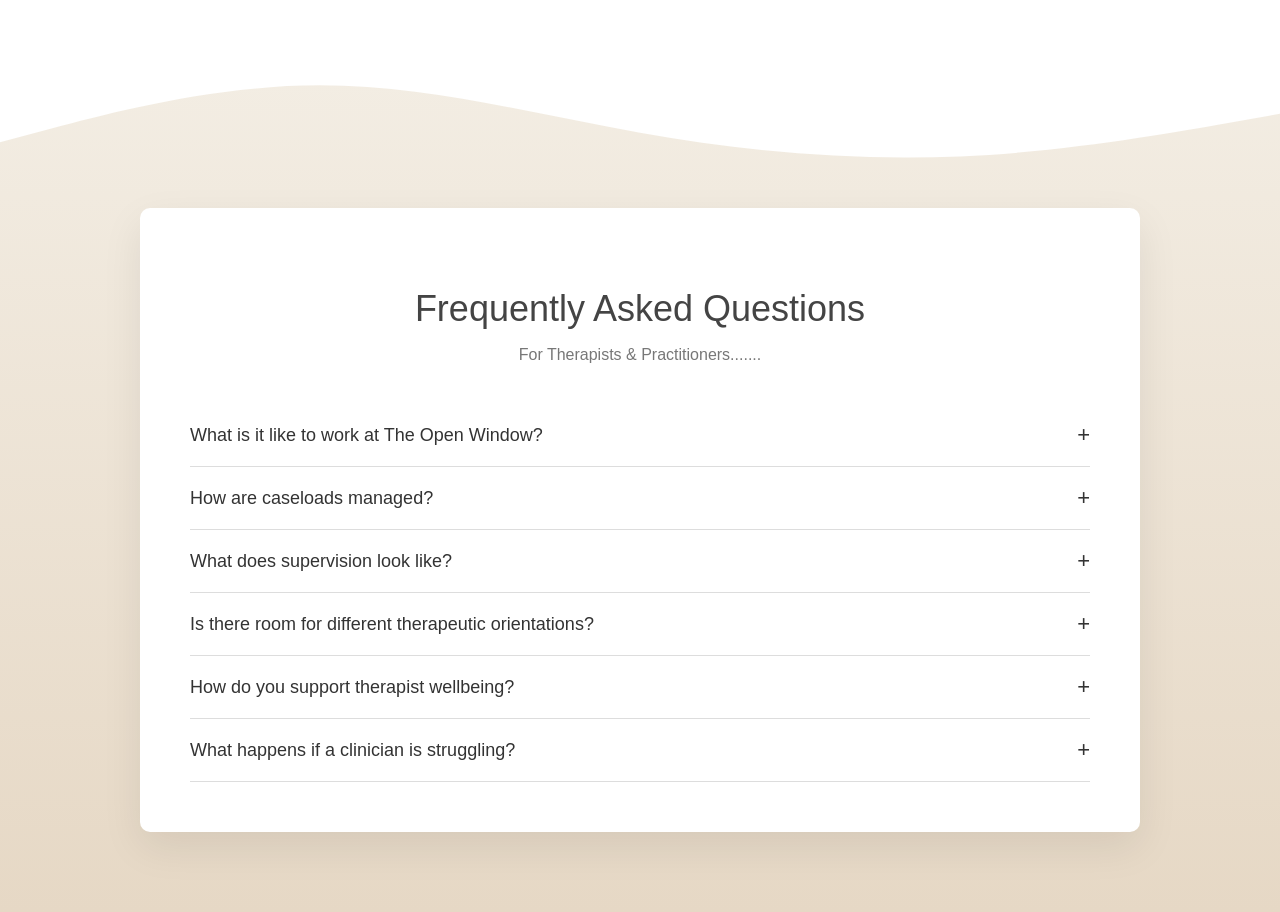
<file: participants.html>
<!DOCTYPE html>
<html lang="en">

<head>
    <meta charset="UTF-8">
    <title>FAQ Section</title>
    <meta name="viewport" content="width=device-width, initial-scale=1.0">

    <style>
        /* ===== BODY BACKGROUND ===== */
        body {
            margin: 0;
            font-family: Arial, Helvetica, sans-serif;
            background: linear-gradient(to bottom, #f4efe6, #e6d8c5);
        }

        /* ===== WAVE ===== */
        /* .wave svg {
    display: block;
    width: 100%;
    height: 150px;
} */

        /* ===== SECTION ===== */
        .process-section {
            max-width: 900px;
            margin: -80px auto 80px;
            background: #ffffff;
            padding: 50px;
            border-radius: 10px;
            box-shadow: 0 15px 40px rgba(0, 0, 0, 0.08);
        }

        /* ===== TITLE ===== */
        .section-title {
            text-align: center;
            font-size: 36px;
            font-weight: 500;
            color: #444;
            margin-bottom: 10px;
        }

        .faq-subtitle {
            text-align: center;
            color: #777;
            margin-bottom: 40px;
        }

        /* ===== ACCORDION ===== */
        .accordion-item {
            border-bottom: 1px solid #ddd;
        }

        .accordion-question {
            width: 100%;
            padding: 18px 0;
            background: none;
            border: none;
            font-size: 18px;
            text-align: left;
            cursor: pointer;
            display: flex;
            justify-content: space-between;
            align-items: center;
            color: #333;
        }

        .accordion-question span {
            font-size: 22px;
            transition: transform 0.3s ease;
        }

        .accordion-question.active span {
            transform: rotate(45deg);
            /* + becomes × */
        }

        .accordion-answer {
            max-height: 0;
            overflow: hidden;
            transition: max-height 0.4s ease;
            color: #666;
            font-size: 16px;
        }

        .accordion-answer p {
            padding: 10px 0 20px;
            margin: 0;
        }
    </style>

</head>

<body>

    <!-- ===== WAVE ===== -->
    <div class="wave">
        <svg viewBox="0 0 1440 320">
            <path fill="#ffffff" fill-opacity="1"
                d="M0,160L60,144C120,128,240,96,360,96C480,96,600,128,720,149.3C840,171,960,181,1080,176C1200,171,1320,149,1380,138.7L1440,128L1440,0L0,0Z">
            </path>
        </svg>
    </div>

    <!-- ===== FAQ SECTION ===== -->
    <section class="process-section">
        <h1 class="section-title">Frequently Asked Questions</h1>
        <p class="faq-subtitle">
            For Therapists & Practitioners.......
        </p>

        <div class="accordion-container">

            <div class="accordion-item">
                <button class="accordion-question">
                    What is it like to work at The Open Window?
                    <span>+</span>
                </button>
                <div class="accordion-answer">
                    <p>
                        We prioritise ethical practice, sustainable workloads, and psychological safety. Supervision,
                        support, and boundaries are built into how we work.
                    </p>
                </div>
            </div>

            <div class="accordion-item">
                <button class="accordion-question">
                    How are caseloads managed?
                    <span>+</span>
                </button>
                <div class="accordion-answer">
                    <p>
                        Caseloads are designed with sustainability and clinical quality in mind. We prioritise realistic
                        session loads, flexibility based on individual capacity, and protected time for documentation,
                        reflection, and learning. Caseloads are reviewed regularly and adjusted when needed to prevent
                        burnout and support ethical care.
                    </p>
                </div>
            </div>
            <div class="accordion-item">
                <button class="accordion-question">
                    What does supervision look like?
                    <span>+</span>
                </button>

                <div class="accordion-answer">
                    <p>
                        Supervision is regular, structured, and clinically meaningful. It is a space for reflection,
                        ethical decision-making, case discussion, and professional growth. Supervision is provided by
                        experienced clinicians and treated as an essential part of practice.
                    </p>
                </div>
            </div>
            <div class="accordion-item">
                <button class="accordion-question">
                    Is there room for different therapeutic orientations?
                    <span>+</span>
                </button>
                <div class="accordion-answer">
                    <p>
                        Yes. We support integrative practice and respect diverse therapeutic orientations. No single
                        model is imposed, as long as the work is ethical, evidence-informed, and responsive to client
                        needs.
                    </p>
                </div>
            </div>
            <div class="accordion-item">
                <button class="accordion-question">
                    How do you support therapist wellbeing?
                    <span>+</span>
                </button>
                <div class="accordion-answer">
                    <p>
                        Therapist wellbeing is built into our systems rather than left to individual resilience. This
                        includes manageable caseloads, flexibility, access to supervision, and a culture that respects
                        boundaries, rest, and honest conversations about capacity.
                    </p>
                </div>
            </div>
            <div class="accordion-item">
                <button class="accordion-question">
                    What happens if a clinician is struggling?
                    <span>+</span>
                </button>
                <div class="accordion-answer">
                    <p>
                        Struggle is recognised as part of human and clinical work, not as a failure. We encourage early
                        conversations, offer additional supervision or support, and make adjustments where possible. The
                        goal is care, containment, and sustainability, not performance or penalty.
                    </p>
                </div>

            </div>
    </section>

    <!-- ===== JAVASCRIPT ===== -->
    <script>
        document.addEventListener("DOMContentLoaded", function () {

            const questions = document.querySelectorAll(".accordion-question");

            questions.forEach(question => {
                question.addEventListener("click", function () {

                    const answer = this.nextElementSibling;

                    this.classList.toggle("active");

                    if (answer.style.maxHeight) {
                        answer.style.maxHeight = null;
                    } else {
                        answer.style.maxHeight = answer.scrollHeight + "px";
                    }

                });
            });

        });
    </script>

</body>

</html>
</file>
<file: style.css>
* {
  margin: 0;
  padding: 0;
  box-sizing: border-box;
  font-family: "Georgia", serif;
}

/* Brand section */
.brand-header {
  text-align: center;
  padding: 25px 10px;
  background: #f8f6f2;
}

.brand {
  letter-spacing: 3px;
  font-size: 28px;
}

.tagline {
  font-size: 12px;
  color: gray;
}

/* Navbar */
.navbar {
  position: sticky;
  top: 0;
  background: white;
  border-top: 1px solid #eee;
  border-bottom: 1px solid #eee;
  z-index: 1000;
}

.nav-links {
  display: flex;
  justify-content: center;
  list-style: none;
}

.nav-links li {
  padding: 15px 20px;
}

.nav-links a {
  text-decoration: none;
  color: #333;
  font-size: 14px;
  letter-spacing: 1px;
  /* font-family: "Georgia", serif; */
  font-family: revert;
}

.nav-links a:hover {
  color: #7a8a7b;
}

/* Mobile menu button */
.menu-toggle {
  display: none;
  font-size: 24px;
  text-align: right;
  padding: 10px 20px;
  cursor: pointer;
}

/* Responsive */
@media (max-width: 768px) {
  .menu-toggle {
    display: block;
  }

  .nav-links {
    flex-direction: column;
    display: none;
    text-align: center;
    background: white;
  }

  .nav-links.active {
    display: flex;
  }

  .nav-links li {
    border-top: 1px solid #eee;
  }
}

/* Demo content */
.content {
  height: 1500px;
  padding: 40px;
}

/* AUTH BAR */
.auth-bar {
  display: flex;
  justify-content: center;
  gap: 15px;
  padding: 10px;
  border-top: 1px solid #e5e5e5;
}

.login-btn {
  background: transparent;
  border: none;
  cursor: pointer;
  font-family: revert
  
}

.start-btn {
  background: #2f463f;
  color: white;
  border: none;
  padding: 8px 18px;
  border-radius: 20px;
  cursor: pointer;
  font-family: revert
}

/* RESPONSIVE */
@media (max-width: 768px) {
  .nav-links {
    gap: 12px;
    font-size: 13px;
  }

  .auth-bar {
    flex-direction: column;
  }
}


/* SERVICES SECTION */
.services {
  min-height: 100vh;
  text-align: center;
  padding: 60px 20px;
  display: flex;
  flex-direction: column;
  justify-content: center;
}

.subtitle {
  letter-spacing: 3px;
  font-size: 12px;
  color: #777;
  margin-bottom: 10px;
}

.title {
  font-size: 42px;
  margin-bottom: 50px;
  font-weight: 400;
}

.card-container {
  display: flex;
  justify-content: center;
  gap: 40px;
  flex-wrap: wrap;
}

.service-card {
  width: 260px;
  height: 320px;
  border-radius: 140px 140px 15px 15px;
  padding: 40px 20px;
  display: flex;
  flex-direction: column;
  justify-content: center;
}

.service-card h2 {
  margin: 15px 0;
  font-size: 22px;
}

.service-card p {
  font-size: 14px;
  color: #555;
}

.peach {
  background: #ead6c7;
}

.sage {
  background: #cfd8d3;
} 

/* .icon {
  font-size: 30px;
} */

.learn-btn {
  margin-top: 40px;
  background: #2f463f;
  color: white;
  border: none;
  padding: 15px 40px;
  border-radius: 30px;
  letter-spacing: 2px;
  cursor: pointer;
}

/* RESPONSIVE */
@media (max-width: 768px) {
  .menu-toggle {
    display: block;
    text-align: right;
  }

  .nav-links {
    flex-direction: column;
    display: none;
    text-align: center;
    background: white;
  }

  .nav-links.active {
    display: flex;
  }

  .title {
    font-size: 30px;
  }

  .service-card {
    width: 80%;
    max-width: 300px;
  }
}

/* INTRO SECTION */
.intro {
  min-height: 90vh;
  display: flex;
  align-items: center;
  justify-content: space-between;
  padding: 80px 10%;
  background: #f7f5f2;
  flex-wrap: wrap;
}

.intro-left {
  flex: 1;
  min-width: 300px;
}

.intro-left h1 {
  font-size: 44px;
  font-weight: 400;
  color: #333;
}

.intro-left span {
  color: #3f6b4f;
}

.intro-right {
  flex: 1;
  min-width: 300px;
}

.stat {
  margin: 25px 0;
}

.stat h2 {
  color: #3f6b4f;
  font-size: 28px;
}

.stat p {
  color: #555;
}

.divider {
  height: 1px;
  background: #ddd;
  margin: 10px 0;
}

/* SCROLL ANIMATION */
.reveal {
  opacity: 0;
  transform: translateY(40px);
  transition: 0.8s ease;
}

.reveal.active {
  opacity: 1;
  transform: translateY(0);
}

/* RESPONSIVE */
@media (max-width: 768px) {
  .intro {
    flex-direction: column;
    text-align: center;
    padding: 60px 20px;
  }

  .intro-left h1 {
    font-size: 32px;
  }
}

/* ================= STATS SECTION ================= */
.stats-section {
  min-height: 100vh;
  display: flex;
  align-items: center;
  justify-content: space-between;
  padding: 12px 10%;
  flex-wrap: wrap;
}

/* LEFT SIDE */
.stats-left {
  flex: 1;
  min-width: 300px;
  position: relative;
}

.stats-left h1 {
  font-size: 48px;
  font-weight: 400;
  line-height: 1.2;
}

.stats-left span {
  color: #e68b7f;
}

/* Decorative lines */
.decor-lines::before,
.decor-lines::after {
  content: "";
  position: absolute;
  width: 40px;
  height: 2px;
  background: #e68b7f;
  left: -50px;
}

.decor-lines::before {
  top: 30px;
  transform: rotate(-30deg);
}

.decor-lines::after {
  top: 60px;
  transform: rotate(-60deg);
}

/* RIGHT SIDE */
.stats-right {
  flex: 1;
  min-width: 300px;
}

.stat {
  margin: 30px 0;
}

.stat h2 {
  color: black;
  font-size: 32px;
}

.stat p {
  margin-top: 5px;
  color: #555555;
}

.line {
  height: 1px;
  background: #dcdcdc;
}

/* ================= POP UP ANIMATION ================= */
.reveal {
  opacity: 0;
  transform: translateY(60px);
  transition: 0.8s ease;
}

.reveal.active {
  opacity: 1;
  transform: translateY(0);
}

/* ================= RESPONSIVE ================= */
@media (max-width: 768px) {
  .stats-section {
    flex-direction: column;
    text-align: center;
  }

  .stats-left h1 {
    font-size: 34px;
  }

  .stats-right {
    margin-top: 40px;
  }
}

/* THERAPIST SECTION */
.therapist-section {
  min-height: 100vh;
  display: flex;
  align-items: center;
  justify-content: center;
  gap: 80px;
  padding: 80px 10%;
  background: #dfe5df;
  flex-wrap: wrap;
}

.therapist-image img {
  width: 350px;
  height: 350px;
  border-radius: 50%;
  object-fit: cover;
}

.therapist-content {
  max-width: 450px;
}

.small-title {
  letter-spacing: 3px;
  font-size: 12px;
  color: #666;
  margin-bottom: 15px;
}

.therapist-content h2 {
  font-size: 40px;
  margin-bottom: 20px;
}

.desc {
  color: #555;
  margin-bottom: 25px;
}

.btn {
  background: #2f463f;
  color: white;
  border: none;
  padding: 14px 35px;
  border-radius: 30px;
  cursor: pointer;
}

/* POP-UP ANIMATION */
.reveal {
  opacity: 0;
  transform: translateY(60px);
  transition: 0.8s ease;
}

.reveal.active {
  opacity: 1;
  transform: translateY(0);
}

/* RESPONSIVE */
@media (max-width: 768px) {
  .stats-section,
  .therapist-section {
    flex-direction: column;
    text-align: center;
  }

  .therapist-content h2 {
    font-size: 30px;
  }
}

/*FAQ 1*/

body {
  font-family: Arial, sans-serif;
  background: #f6f3ef;
  margin: 0;
}

/* SECTION */
.faq-section {
  max-width: 900px;
  margin: auto;
  padding: 60px 20px;
  text-align: center;
}

.faq-title {
  font-size: 42px;
  margin-bottom: 10px;
  color: #333;
}

.faq-subtitle {
  color: #777;
  margin-bottom: 40px;
}

/* FAQ BOX */
.faq-container {
  display: flex;
  flex-direction: column;
  gap: 15px;
}

.faq-item {
  background: #fff;
  border-radius: 8px;
  overflow: hidden;
  box-shadow: 0 3px 10px rgba(0,0,0,0.05);
}

/* QUESTION */
.faq-question {
  width: 100%;
  padding: 18px 20px;
  border: none;
  background: #fff;
  font-size: 16px;
  cursor: pointer;
  display: flex;
  justify-content: space-between;
  align-items: center;
}

/* ANSWER ANIMATION */
.faq-answer {
  max-height: 0;
  overflow: hidden;
  transition: all 0.4s ease;
  background: #fafafa;
}

.faq-answer p {
  padding: 15px 20px;
  margin: 0;
  color: #555;
}

/* ACTIVE */
.faq-item.active .faq-answer {
  max-height: 150px;
}

.faq-item.active span {
  transform: rotate(45deg);
  transition: 0.3s;
}

/* RESPONSIVE */
@media (max-width: 768px) {
  .faq-title {
    font-size: 28px;
  }

  .faq-question {
    font-size: 14px;
  }
}


/*FAQ2*/

body {
  font-family: Arial, sans-serif;
  background: #f6f3ef;
  margin: 0;
}

/* SECTION */
.process-section {
  max-width: 900px;
  margin: auto;
  padding: 80px 20px;
  text-align: center;
}

.section-title {
  font-size: 40px;
  margin-bottom: 40px;
  color: #333;
}

/* ACCORDION */
.accordion-container {
  display: flex;
  flex-direction: column;
  gap: 15px;
}

.accordion-item {
  background: #ffffff;
  border-radius: 8px;
  overflow: hidden;
  box-shadow: 0 3px 10px rgba(0,0,0,0.05);
}

/* QUESTION */
.accordion-question {
  width: 100%;
  padding: 18px 20px;
  border: none;
  background: #fff;
  font-size: 16px;
  cursor: pointer;
  display: flex;
  justify-content: space-between;
  align-items: center;
}

/* ANSWER */
.accordion-answer {
  max-height: 0;
  overflow: hidden;
  transition: all 0.4s ease;
  background: #fafafa;
}

.accordion-answer p {
  padding: 15px 20px;
  margin: 0;
  color: #555;
}

/* ACTIVE STATE */
.accordion-item.active .accordion-answer {
  max-height: 200px;
}

.accordion-item.active span {
  transform: rotate(45deg);
  transition: 0.3s;
}

/* RESPONSIVE */
@media (max-width: 768px) {
  .section-title {
    font-size: 26px;
  }

  .accordion-question {
    font-size: 14px;
  }
}

/* faq3 */
/* PROCESS SECTION */
.process-section {
  background: #f7f5f2;
  padding: 80px 20px;
  text-align: center;
}

.section-title {
  font-size: 36px;
  margin-bottom: 40px;
  color: #2f3e34;
}

/* ACCORDION */
.accordion {
  max-width: 800px;
  margin: auto;
  display: flex;
  flex-direction: column;
  gap: 15px;
}

.accordion-item {
  background: #ffffff;
  border-radius: 8px;
  overflow: hidden;
  box-shadow: 0 4px 12px rgba(0,0,0,0.05);
}

.accordion-header {
  width: 100%;
  padding: 18px;
  border: none;
  background: #fff;
  font-size: 15px;
  cursor: pointer;
  display: flex;
  justify-content: space-between;
}

.accordion-body {
  max-height: 0;
  overflow: hidden;
  transition: all 0.4s ease;
  background: #fafafa;
}

.accordion-body p {
  padding: 15px;
  margin: 0;
}

.accordion-item.active .accordion-body {
  max-height: 150px;
}

.accordion-item.active .icon {
  transform: rotate(45deg);
}

/* SCROLL POPUP ANIMATION */
.reveal {
  opacity: 0;
  transform: translateY(40px);
  transition: 0.8s ease;
}

.reveal.active {
  opacity: 1;
  transform: translateY(0);
}

/* RESPONSIVE */
@media (max-width: 768px) {
  .section-title {
    font-size: 26px;
  }
}

/* more questions */

/* CTA SECTION */
.cta-section {
  background: #f7f5f2;
  text-align: center;
  padding: 60px 20px;
}

.faq-link {
  display: block;
  margin-bottom: 25px;
  color: black;
  text-decoration: underline;
  font-size: 16px;
}

.cta-btn {
  background: #c59292;
  border: none;
  padding: 14px 40px;
  font-size: 18px;
  border-radius: 30px;
  cursor: pointer;
  transition: 0.3s;
}

.cta-btn:hover {
  background: #a03f3f;
}


/* membership section */

/* Remove extra spacing between sections */
.cta-section {
  margin-bottom: 0;
  padding-bottom: 40px;
}

/* GIFT SECTION */
.gift-section {
  /* background: #f7f5f2; same background for continuous flow */
  background: #cfd8d3; /* same background for continuous flow */
  padding: 60px 20px;
}

.gift-container {
  max-width: 1100px;
  margin: auto;
  display: flex;
  align-items: center;
  justify-content: space-between;
  gap: 40px;
  flex-wrap: wrap;
}

/* LEFT TEXT */
.gift-text {
  flex: 1;
}

.gift-text h2 {
  font-size: 36px;
  color: #2f3e34;
  margin-bottom: 20px;
}

.gift-text h2 span {
  color: #996767;
}

.gift-text p {
  color: #555;
  margin-bottom: 25px;
  line-height: 1.6;
}

.gift-btn {
  padding: 12px 30px;
  border-radius: 30px;
  border: 1px solid #7c443d;
  background: transparent;
  color: #c28484;
  cursor: pointer;
  transition: 0.3s;
}

.gift-btn:hover {
  background: #3d7c4b;
  color: white;
}

/* RIGHT IMAGE */
.gift-image {
  flex: 1;
  text-align: center;
}

.gift-image img {
  max-width: 100%;
  border-radius: 25px;
}

/* RESPONSIVE */
@media (max-width: 768px) {
  .gift-container {
    flex-direction: column;
    text-align: center;
  }

  .gift-text h2 {
    font-size:
  }
}
body {
  margin: 0;
  font-family: Arial, Helvetica, sans-serif;
}

.content {
  min-height: 80vh;
  padding: 40px;
}

/* Footer */
.footer {
  background: #f4f6f5;
  padding: 25px 40px;
  font-size: 14px;
  color: #333;
}

.footer a {
  text-decoration: none;
  color: #333;
  margin-right: 18px;
}

.footer a:hover {
  text-decoration: underline;
}

/* Top row */
.footer-top {
  display: flex;
  justify-content: space-between;
  align-items: center;
  flex-wrap: wrap;
}

.footer-links {
  display: flex;
  flex-wrap: wrap;
  gap: 14px;
}

/* Social icons */
.social-icons a {
  display: inline-flex;
  align-items: center;
  justify-content: center;
  width: 36px;
  height: 36px;
  background: #eba7a7;
  color: #fff;
  border-radius: 50%;
  margin-left: 8px;
  font-size: 14px;
}

.social-icons a:hover {
  opacity: 0.85;
}

/* Divider */
.footer hr {
  border: none;
  border-top: 1px solid #dcdcdc;
  margin: 18px 0;
}

/* Bottom row */
.footer-bottom {
  display: flex;
  justify-content: space-between;
  flex-wrap: wrap;
  gap: 10px;
}

.bottom-links {
  display: flex;
  flex-wrap: wrap;
  gap: 16px;
}

.copyright {
  color: #555;
}

/* Responsive */
@media (max-width: 768px) {
  .footer-top,
  .footer-bottom {
    flex-direction: column;
    align-items: flex-start;
    gap: 15px;
  }

  .social-icons {
    margin-top: 10px;
  }
}

/* FAQ Card css */

body {
  margin: 0;
  font-family: Georgia, serif;
  background: #f4f4f4;
}

.faq-section {
  text-align: center;
  padding: 60px 20px;
  
}

.faq-section h2 {
  margin-bottom: 40px;
}

.card-container {
  display: flex;
  justify-content: center;
  gap: 30px;
  flex-wrap: wrap;
}

.faq-card {
  width: 260px;
  height: 300px;
  background: #cbb8a6;
  border-radius: 140px 140px 20px 20px;
  padding: 30px 20px;
  cursor: pointer;
  transition: 0.3s;
}

.faq-card.green {
  background: #9da7a4;
}

.faq-card:hover {
  transform: translateY(-8px);
}

.faq-card h3 {
  margin-top: 80px;
  font-size: 22px;
}

.faq-card p {
  font-size: 14px;
  color: #333;
}

/* Responsive */
@media (max-width: 900px) {
  .card-container {
    flex-direction: column;
    align-items: center;
  }
}

/* faq wave */

.wave-wrapper {
  position: relative;
  line-height: 0;
}

.wave {
  display: block;
  width: 100%;
}

.wave-wrapper {
  background: rgb(223, 229, 223);
}


Make FAQ background same as front wave
.faq-section {
  background: #cbb8a6;
  padding-top: 80px;
}

/* white wave css */

.faq-section {
  background-color: #F4F4F4;
  padding-top: 80px;
}

.wave-wrapper {
  line-height: 0;
}


/* therapistttt */

/* Therapist wave section */
.therapist-wave-wrapper {
  position: relative;
  line-height: 0;
  /* background: #D9D9D9; */
}

.therapist-wave {
  display: block;
  width: 100%;
}

/* Therapist section background must match last wave */
.therapist-section {
  background-color: #F4F4F4;
  padding-top: 80px;
}

/* how to work ki css */

/* HOW IT WORKS SECTION */
.how-section {
  background: #F4F4F4;
  padding: 100px 8%;
}

.section-title {
  text-align: center;
  font-size: 38px;
  margin-bottom: 60px;
}

.how-container {
  display: flex;
  align-items: center;
  justify-content: space-between;
  gap: 60px;
  flex-wrap: wrap;
}

/* VISUAL SIDE */
.how-visual {
  position: relative;
  flex: 1;
  min-width: 300px;
  height: 350px;
}

/* floating images */
.img {
  position: absolute;
  width: 160px;
  height: 160px;
  object-fit: cover;
  border-radius: 20px;
  box-shadow: 0 15px 25px rgba(0,0,0,0.1);
}

.img1 { top: 0; left: 80px; }
.img2 { top: 80px; right: 60px; }
.img3 { bottom: 0; left: 20px; border-radius: 30px; }

/* decorative shapes */
.shape {
  position: absolute;
  border-radius: 50%;
}

.shape1 {
  width: 80px;
  height: 80px;
  background: #e6a96b;
  left: 0;
  top: 100px;
}

.shape2 {
  width: 60px;
  height: 60px;
  background: #8ec07c;
  right: 40px;
  bottom: 40px;
}

/* TEXT SIDE */
.how-text {
  flex: 1;
  min-width: 280px;
}

.how-text h3 {
  font-size: 28px;
  margin-bottom: 20px;
}

.how-text p {
  color: #555;
  line-height: 1.7;
}

/* SCROLL ANIMATION */
.reveal {
  opacity: 0;
  transform: translateY(40px);
  transition: all 0.8s ease;
}

.reveal.active {
  opacity: 1;
  transform: translateY(0);
}

/* RESPONSIVE */
@media (max-width: 768px) {
  .how-container {
    flex-direction: column;
    text-align: center;
  }

  .how-visual {
    height: 300px;
  }

  .img {
    width: 130px;
    height: 130px;
  }
}
.how-section {
  background: #F4F4F4;
  padding: 100px 8%;
}

.section-title {
  text-align: center;
  font-size: 38px;
  margin-bottom: 60px;
}

.how-container {
  display: flex;
  align-items: center;
  justify-content: space-between;
  gap: 60px;
  flex-wrap: wrap;
}

/* VISUAL AREA */
.how-visual {
  position: relative;
  flex: 1;
  min-width: 320px;
  height: 420px;
}

/* PUZZLE IMAGES */
.puzzle {
  position: absolute;
  width: 220px;
  height: 220px;
  object-fit: cover;
  box-shadow: 0 20px 30px rgba(0,0,0,0.12);

  /* puzzle-like shape */
  clip-path: polygon(
    20% 0%, 80% 0%, 100% 20%, 100% 80%,
    80% 100%, 20% 100%, 0% 80%, 0% 20%
  );
}

/* positions */
.img1 { top: 0; left: 60px; }
.img2 { top: 110px; right: 20px; }
.img3 { bottom: 0; left: 0; }

/* TEXT */
.how-text {
  flex: 1;
  min-width: 280px;
}

.how-text h3 {
  font-size: 28px;
  margin-bottom: 20px;
}

.how-text p {
  color: #555;
  line-height: 1.7;
}

/* SCROLL POPUP */
.reveal {
  opacity: 0;
  transform: translateY(40px);
  transition: all 0.8s ease;
}

.reveal.active {
  opacity: 1;
  transform: translateY(0);
}

/* RESPONSIVE */
@media (max-width: 768px) {
  .how-container {
    flex-direction: column;
    text-align: center;
  }

  .how-visual {
    height: 350px;
  }

  .puzzle {
    width: 180px;
    height: 180px;
  }
}

/* how to use ki 2nd slide */

/* SECTION BACKGROUND */
.communicate-section {
  background: #e6e6e6; /* light gray background */
  padding: 80px 10%;
  display: flex; /* makes left + right layout */
  align-items: center;
  justify-content: space-between;
}

/* IMAGE COLLAGE CONTAINER */
.image-collage {
  position: relative; /* allows overlapping items */
  width: 420px;
}

/* MAIN IMAGE (PUZZLE STYLE ROUNDED) */
.img-main {
  width: 260px;
  border-radius: 40px 0 40px 40px; /* puzzle-like shape */
  position: relative;
  z-index: 2;
}

/* SMALL IMAGE */
.img-small {
  width: 120px;
  border-radius: 20px;
  position: absolute;
  top: 40px;
  right: 0;
}

/* LAPTOP IMAGE */
.img-laptop {
  width: 140px;
  position: absolute;
  top: -40px;
  left: 120px;
}

/* YELLOW DECORATIVE SHAPE */
.shape-yellow {
  width: 90px;
  height: 90px;
  background: #f2d45c;
  border-radius: 50% 0 50% 50%;
  position: absolute;
  left: -30px;
  top: -10px;
}

/* BLUE DECORATIVE SHAPE */
.shape-blue {
  width: 60px;
  height: 60px;
  background: #8bbfc0;
  position: absolute;
  bottom: -20px;
  left: 180px;
  transform: rotate(20deg);
}

/* TEXT SIDE */
.communicate-text {
  max-width: 420px;
}

/* HEADING */
.communicate-text h2 {
  font-size: 32px;
  margin-bottom: 15px;
}

/* PARAGRAPH */
.communicate-text p {
  color: #444;
  line-height: 1.6;
}

/* how to work 3rd css */

/* SECTION BACKGROUND */



/* how it works new css */

body {
  margin: 0;
  font-family: sans-serif;
  /* background: #efefef; */
}

/* WAVE */
.how-wave svg {
  display: block;
  width: 100%;
}

/* SECTION */
.how-section {
  /* background: linear-gradient(#efefef, #f8f8f8); */
  padding: 80px 20px;
}

.title {
  text-align: center;
  font-size: 34px;
  margin-bottom: 60px;
}

/* LAYOUT */
.how-container {
  max-width: 1100px;
  margin: auto;
  display: flex;
  align-items: center;
  justify-content: space-between;
  gap: 40px;
}

/* VISUAL AREA */
.visual {
  position: relative;
  width: 420px;
  height: 320px;
}

/* IMAGE CARDS */
.card {
  position: absolute;
  border-radius: 30px;
  overflow: hidden;
  box-shadow: 0 10px 30px rgba(0,0,0,0.12);
}

.card img {
  width: 100%;
  height: 100%;
  object-fit: cover;
}

.big {
  width: 240px;
  height: 240px;
  bottom: 0;
  left: 0;
}

.small {
  width: 160px;
  height: 160px;
  right: 0;
  top: 0;
}

/* FLOATING SHAPES */
.shape {
  position: absolute;
  z-index: -1;
}

.circle {
  width: 80px;
  height: 80px;
  background: #a7d7a2;
  border-radius: 50%;
  left: 260px;
  bottom: 40px;
}

.square {
  width: 60px;
  height: 60px;
  background: #9ed0d6;
  right: 120px;
  bottom: -10px;
  transform: rotate(20deg);
}

.blob {
  width: 100px;
  height: 70px;
  background: #f2c078;
  border-radius: 60% 40% 50% 50%;
  left: -20px;
  top: 40px;
}

/* TEXT */
.content {
  max-width: 450px;
}

.content h3 {
  font-size: 28px;
  margin-bottom: 15px;
}

.content p {
  color: #555;
  line-height: 1.6;
}

/* SCROLL ANIMATION */
.reveal {
  opacity: 0;
  transform: translateY(40px);
  transition: 0.7s ease;
}

.reveal.active {
  opacity: 1;
  transform: translateY(0);
}

/* RESPONSIVE */
@media (max-width: 900px) {
  .how-container {
    flex-direction: column;
    text-align: center;
  }

  .visual {
    margin-bottom: 30px;
  }
}

/*  */
.how-waves svg {
  display: block;
  width: 100%;
  height: 260px;   /* increased height */
}

.wave-base {
  fill: #9da7a4;
}

.wave-mid {
  fill: #cbb8a6;
}

.wave-top {
  fill: #f4f4f4;
}

/* how to work */


.how-section {
  padding: 80px 20px;
  background: #f5f5f5;
}

.how-container {
  max-width: 1100px;
  margin: auto;
  display: flex;
  gap: 40px;
  align-items: center;
}

/* IMAGE — RESPONSIVE */
.how-image img {
  width: 100%;
  max-width: 500px;
  border-radius: 16px;
  display: block;
}

/* TEXT */
.how-text h2 {
  margin-bottom: 10px;
}

.how-text h3 {
  margin-bottom: 12px;
}

.how-text p {
  color: #555;
  line-height: 1.6;
}

/* POPUP */
.popup {
  position: fixed;
  inset: 0;
  background: rgba(0,0,0,0.5);
  display: none;
  align-items: center;
  justify-content: center;
}

.popup-box {
  background: white;
  padding: 30px;
  border-radius: 12px;
  text-align: center;
}

.popup-box button {
  margin-top: 15px;
  padding: 10px 20px;
  border: none;
  background: black;
  color: white;
  cursor: pointer;
}

/* MOBILE RESPONSIVE */
@media (max-width: 768px) {
  .how-container {
    flex-direction: column;
    text-align: center;
  }
}

/* LESS TOP SPACE */
.how-section {
  padding: 30px 20px 60px; /* top right-left bottom */
  background: #f5f5f5;
}

.heading {
  text-align: center;
  margin-bottom: 25px;
  font-size: 20px;
}

/* LAYOUT */
.how-container {
  max-width: 1100px;
  margin: auto;
  display: flex;
  gap: 30px;
  align-items: center;
}

/* IMAGE */
.how-image img {
  width: 100%;
  max-width: 450px;
  border-radius: 14px;
  display: block;
}

/* TEXT */
.how-text h3 {
  margin-bottom: 10px;
}

.how-text p {
  color: #555;
  line-height: 1.6;
}

/* POPUP */
.popup {
  position: fixed;
  inset: 0;
  background: rgba(0,0,0,0.5);
  display: none;
  align-items: center;
  justify-content: center;
}

.popup-box {
  background: white;
  padding: 25px;
  border-radius: 10px;
  text-align: center;
}

/* MOBILE */
@media (max-width: 768px) {
  .how-container {
    flex-direction: column;
    text-align: center;
  }
}

/* 2nd how to work */

.how-section {
  padding: 25px 20px 50px;
  background: #f3f3f3;
}

.title {
  text-align: center;
  margin-bottom: 25px;
  font-size: 30px;
}

/* LAYOUT */
.how-container {
  max-width: 1100px;
  margin: auto;
  display: flex;
  gap: 40px;
  align-items: center;
  justify-content: center;
}

/* IMAGE */
.how-image img {
  width: 100%;
  max-width: 460px;
  border-radius: 28px;
  display: block;
}

/* TEXT */
.how-text {
  max-width: 460px;
}

.how-text h3 {
  margin-bottom: 12px;
  font-size: 24px;
}

.how-text p {
  line-height: 1.6;
  color: #555;
}

/* ---------- POPUP ANIMATION ---------- */

.reveal {
  opacity: 0;
  transform: translateY(60px) scale(.95);
  transition: all 0.8s ease;
}

.reveal.active {
  opacity: 1;
  transform: translateY(0) scale(1);
}

/* ---------- RESPONSIVE ---------- */

@media (max-width: 768px) {
  .how-container {
    flex-direction: column;
    text-align: center;
    gap: 25px;
  }

  .how-image img {
    max-width: 90%;
    margin: auto;
  }
}
/* 3rd slide */

.therapy-section {
  padding: 30px 20px 40px;
  /* background: #f2f2f2; */
  background-color:
  rgb(223, 229, 223)
;
}

/* layout */
.therapy-container {
  max-width: 1100px;
  margin: auto;
  display: flex;
  align-items: center;
  gap: 40px;
}

/* image */
/* .therapy-image img {
  width: 100%;
  max-width: 380px;
  border-radius: 28px;
  display: block;
} */
.therapy-image img {
  max-width: 280px;
  width: 100%;
  height: auto;
  border-radius: 20px;
}


/* text */
.therapy-text {
  max-width: 520px;
}

.therapy-text h2 {
  margin-bottom: 14px;
  font-size: 28px;
}

.therapy-text p {
  line-height: 1.6;
  color: #555;
}

/* ---------- POPUP SCROLL EFFECT ---------- */

.reveal {
  opacity: 0;
  transform: translateY(60px);
  transition: all 0.8s ease;
}

.reveal.active {
  opacity: 1;
  transform: translateY(0);
}

/* ---------- RESPONSIVE ---------- */

@media (max-width: 768px) {
  .therapy-container {
    flex-direction: column;
    text-align: center;
    gap: 25px;
  }

  .therapy-image img {
    max-width: 85%;
    margin: auto;
  }
}


.wave-section {
  width: 100%;
  overflow: hidden;
  line-height: 0;
  /* background: #e9eeea; top background */
  background: rgb(223, 229, 223);

}

/* container for overlap */
.wave-top {
  position: relative;
  width: 100%;
  height: 160px;
}

/* both svgs full width */
.wave-top svg {
  position: absolute;
  width: 100%;
  height: 160px;
  left: 0;
  bottom: 0;
}

/* back wave color */
.wave1 {
  fill: #8f9897;
  opacity: 0.7;
}

/* front wave color */
.wave2 {
  fill: #bda892;
}


/* FAQ questions section  */


/* ================= FULL SECTION SCRATCH ================= */



   /* ===== Gift Section ===== */
    .gift-section {
      position: relative;
      max-width: 1100px;
      margin: 50px auto;
      background: #cfd8d3;
      padding: 60px 20px;
      border-radius: 20px;
      overflow: hidden;
    }

    /* Gift content hidden initially */
    .gift-container {
      opacity: 0;
      transform: translateY(30px);
      transition: all 0.8s ease;
      display: flex;
      align-items: center;
      justify-content: space-between;
      gap: 40px;
      flex-wrap: wrap;
    }

    .gift-section.revealed .gift-container {
      opacity: 1;
      transform: translateY(0);
    }

    /* Gift text */
    .gift-text {
      flex: 1;
    }

    .gift-text h2 {
      font-size: 36px;
      margin-bottom: 20px;
      color: #2f3e34;
    }

    .gift-text h2 span {
      color: #996767;
    }

    .gift-text p {
      color: #555;
      margin-bottom: 25px;
      line-height: 1.6;
    }

    .gift-btn {
      padding: 12px 30px;
      border-radius: 30px;
      border: 1px solid #7c443d;
      background: transparent;
      color: #c28484;
      cursor: pointer;
      transition: 0.3s;
    }

    .gift-btn:hover {
      background: #3d7c4b;
      color: white;
    }

    /* Gift image */
    .gift-image {
      flex: 1;
      text-align: center;
    }

    .gift-image img {
      max-width: 100%;
      border-radius: 25px;
    }

    /* ===== Scratch Overlay ===== */
    .scratch-overlay {
      position: absolute;
      inset: 0;
      z-index: 999;
      cursor: pointer;
      transition: opacity 0.8s ease;
    }

    #giftScratchCanvas {
      position: absolute;
      width: 100%;
      height: 100%;
      display: block;
    }

    .scratch-text {
      position: absolute;
      width: 100%;
      height: 100%;
      display: flex;
      justify-content: center;
      align-items: center;
      font-size: 24px;
      font-weight: bold;
      color: #fff;
      pointer-events: none; /* allows scratching through */
      text-align: center;
    }

    /* Fade overlay when revealed */
    .gift-section.revealed .scratch-overlay {
      opacity: 0;
      pointer-events: none;
    }

    /* Responsive */
    @media (max-width: 768px) {
      .gift-container {
        flex-direction: column;
        text-align: center;
      }
    }




     /* ==== EXISTING SERVICE CARD STYLES ==== */
    .services {
      min-height: 100vh;
      text-align: center;
      padding: 60px 20px;
      display: flex;
      flex-direction: column;
      justify-content: center;
    }

    .subtitle {
      letter-spacing: 3px;
      font-size: 12px;
      color: #777;
      margin-bottom: 10px;
    }

    .title {
      font-size: 42px;
      margin-bottom: 50px;
      font-weight: 400;
    }

    .card-container {
      display: flex;
      justify-content: center;
      gap: 40px;
      flex-wrap: wrap;
    }

    .service-card {
      position: relative;
      width: 260px;
      height: 320px;
      border-radius: 140px 140px 15px 15px;
      padding: 40px 20px;
      display: flex;
      flex-direction: column;
      justify-content: center;
      background: #ead6c7;
      overflow: hidden;
      cursor: pointer;
      perspective: 1000px;
    }

    .service-card.sage {
      background: #cfd8d3;
    }

    .service-card h2 {
      margin: 15px 0;
      font-size: 22px;
      z-index: 1;
      position: relative;
    }

    .service-card p {
      font-size: 14px;
      color: #555;
      z-index: 1;
      position: relative;
    }

    /* ==== CARD DOOR ==== */
    .card-door {
      position: absolute;
      inset: 0;
      z-index: 10;
      transition: transform 1.2s ease;
      transform-origin: left;
      pointer-events: none;
      background: #996767; /* plain door color */
    }

    .service-card:hover .card-door {
      transform: rotateY(-120deg);
    }

    /* ==== CONTENT REVEAL ==== */
    .card-content {
      opacity: 0;
      transition: opacity 0.5s 0.6s ease;
      position: relative;
      z-index: 1;
    }

    .service-card:hover .card-content {
      opacity: 1;
    }

    /* ==== BIRDS ==== */
    .bird-container {
      position: absolute;
      top: 50%;
      left: 50%;
      width: 0;
      height: 0;
      pointer-events: none;
      z-index: 5;
    }

    .bird {
      width: 24px;
      height: 24px;
      background: transparent;
      position: absolute;
      top: 0;
      left: 0;
      opacity: 0;
      transform-origin: center;
    }

    .bird svg {
      width: 100%;
      height: 100%;
      fill: #996767;
    }

    .service-card:hover .bird {
      opacity: 1;
      animation: fly 3s forwards ease-in-out;
    }

    @keyframes fly {
      0% { transform: translate(0,0) rotate(0deg); opacity: 1; }
      50% { transform: translate(var(--x), var(--y)) rotate(20deg); opacity: 1; }
      100% { transform: translate(var(--x), var(--y)) rotate(40deg); opacity: 0; }
    }

    /* ==== LEARN MORE BUTTON ==== */
    .learn-btn {
      margin-top: 40px;
      padding: 12px 30px;
      border-radius: 30px;
      border: 1px solid #7c443d;
      background: transparent;
      color: #c28484;
      cursor: pointer;
      transition: 0.3s;
    }

    .learn-btn:hover {
      background: #3d7c4b;
      color: white;
    }

    @media (max-width: 768px) {
      .card-container {
        flex-direction: column;
        align-items: center;
      }
    }

    /* Circular gift image */
.gift-image img {
  width: 250px;        /* Set desired size */
  height: 250px;       /* Same as width to make it perfectly circular */
  object-fit: cover;   /* Ensure image scales and crops nicely */
  border-radius: 50%;  /* Makes it circular */
  border: 5px solid #996767; /* optional border to match theme */
  box-shadow: 0 10px 20px rgba(0,0,0,0.2); /* optional shadow for depth */
  display: block;
  margin: 0 auto;      /* Center inside the container */
  transition: transform 0.3s ease;
}

/* Optional hover effect for interactivity */
.gift-image img:hover {
  transform: scale(1.05);
}
</file>
